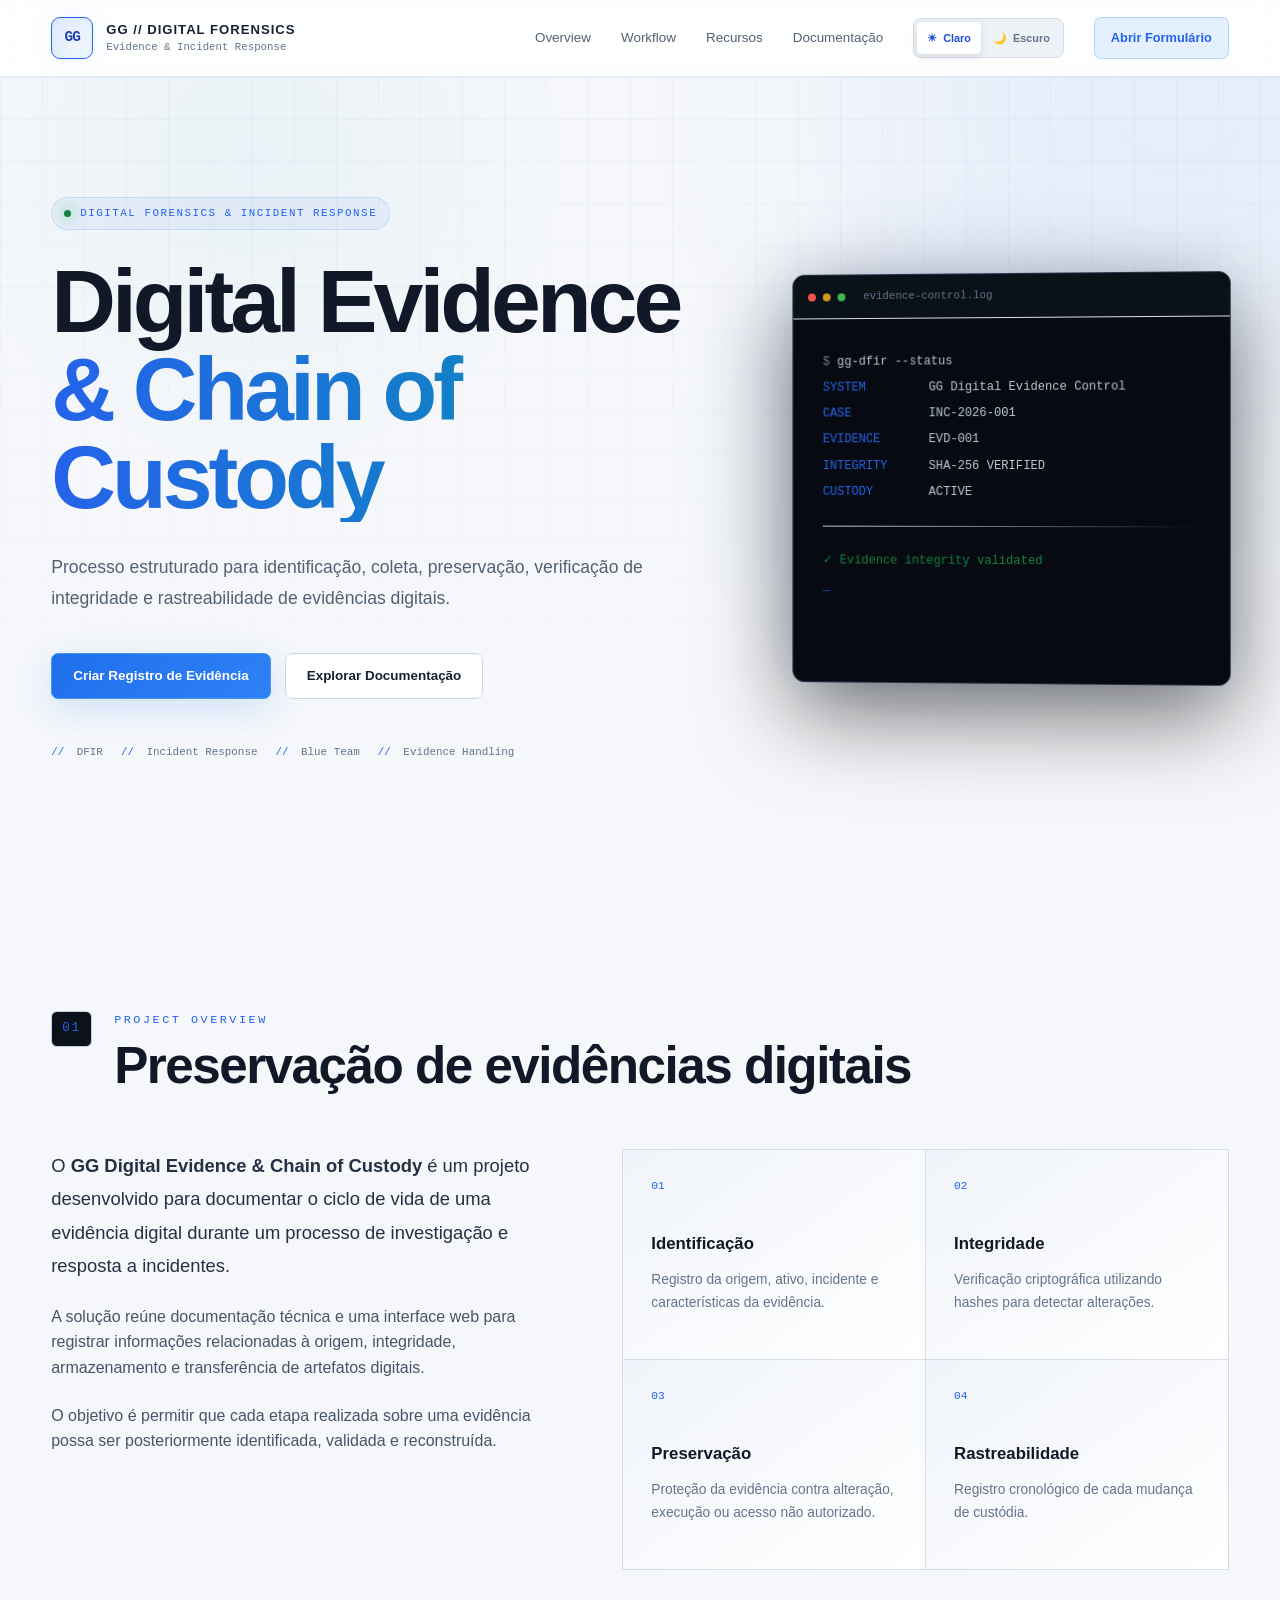
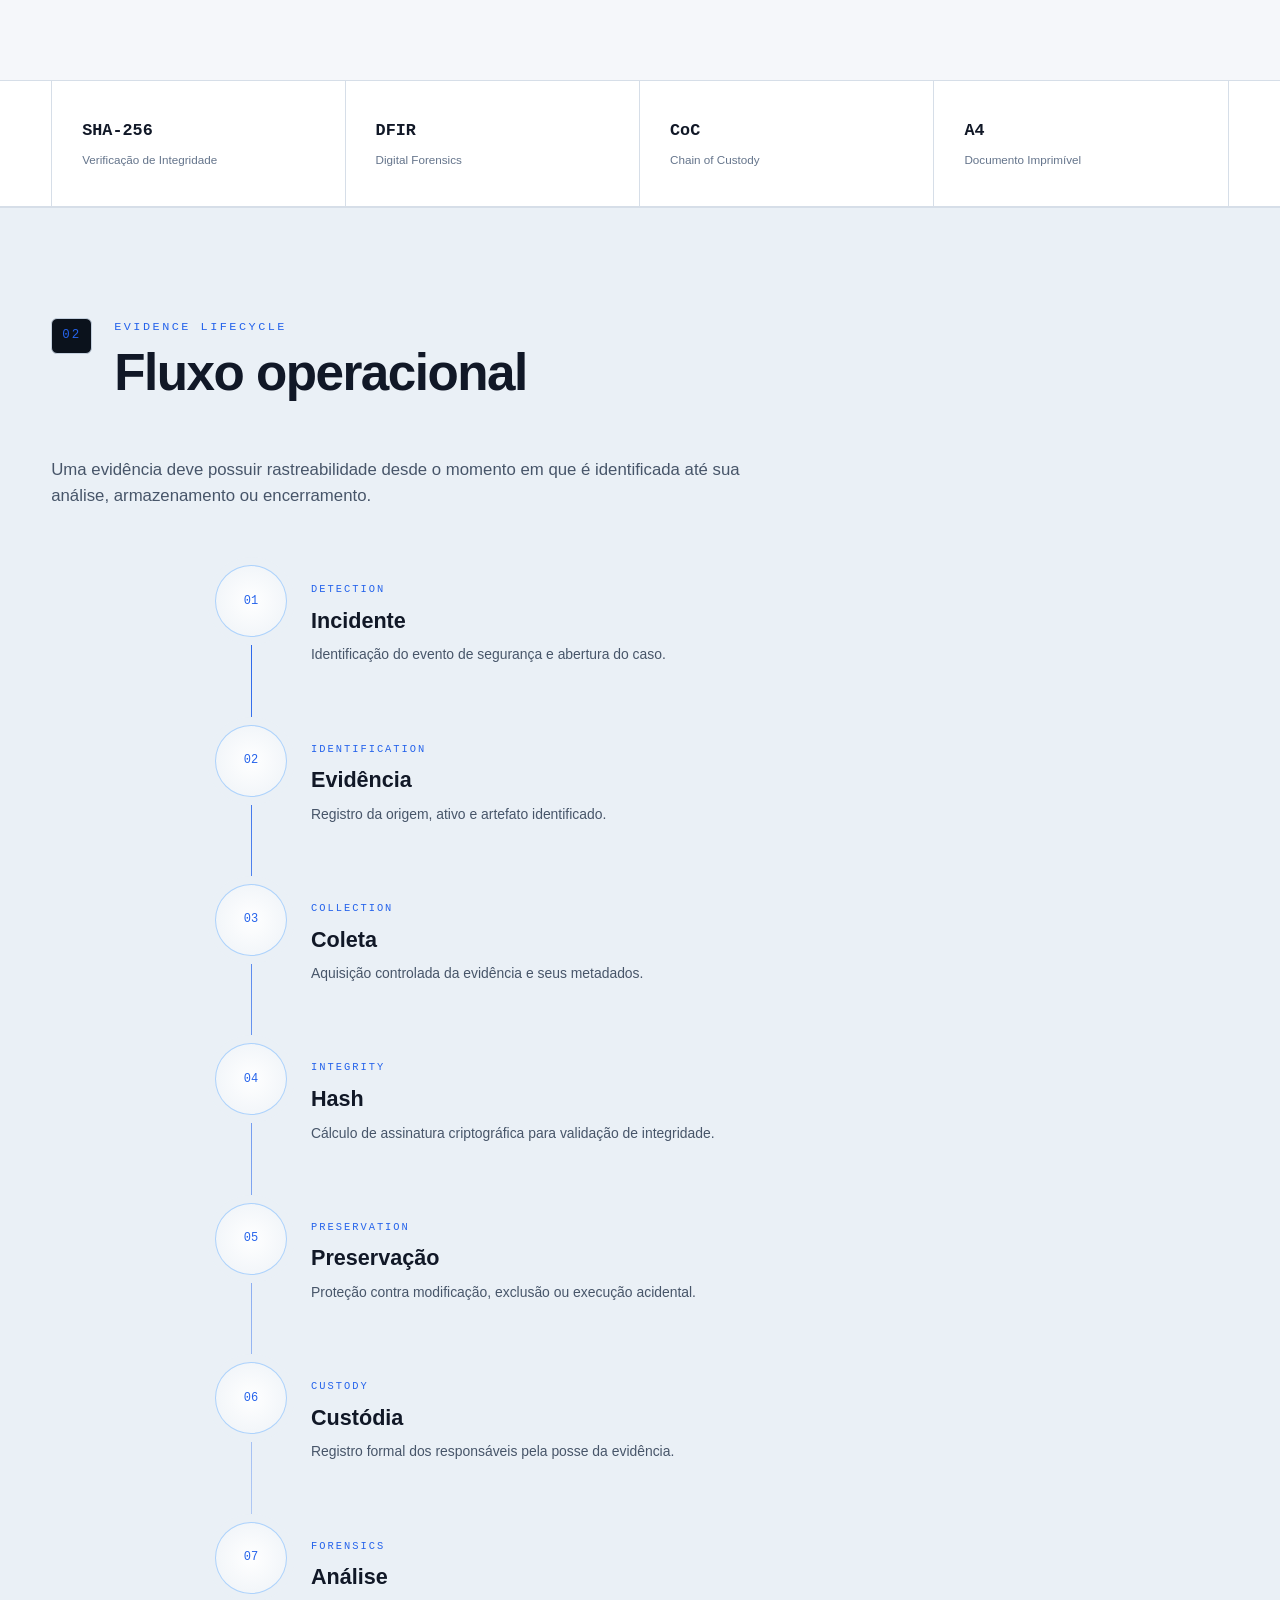
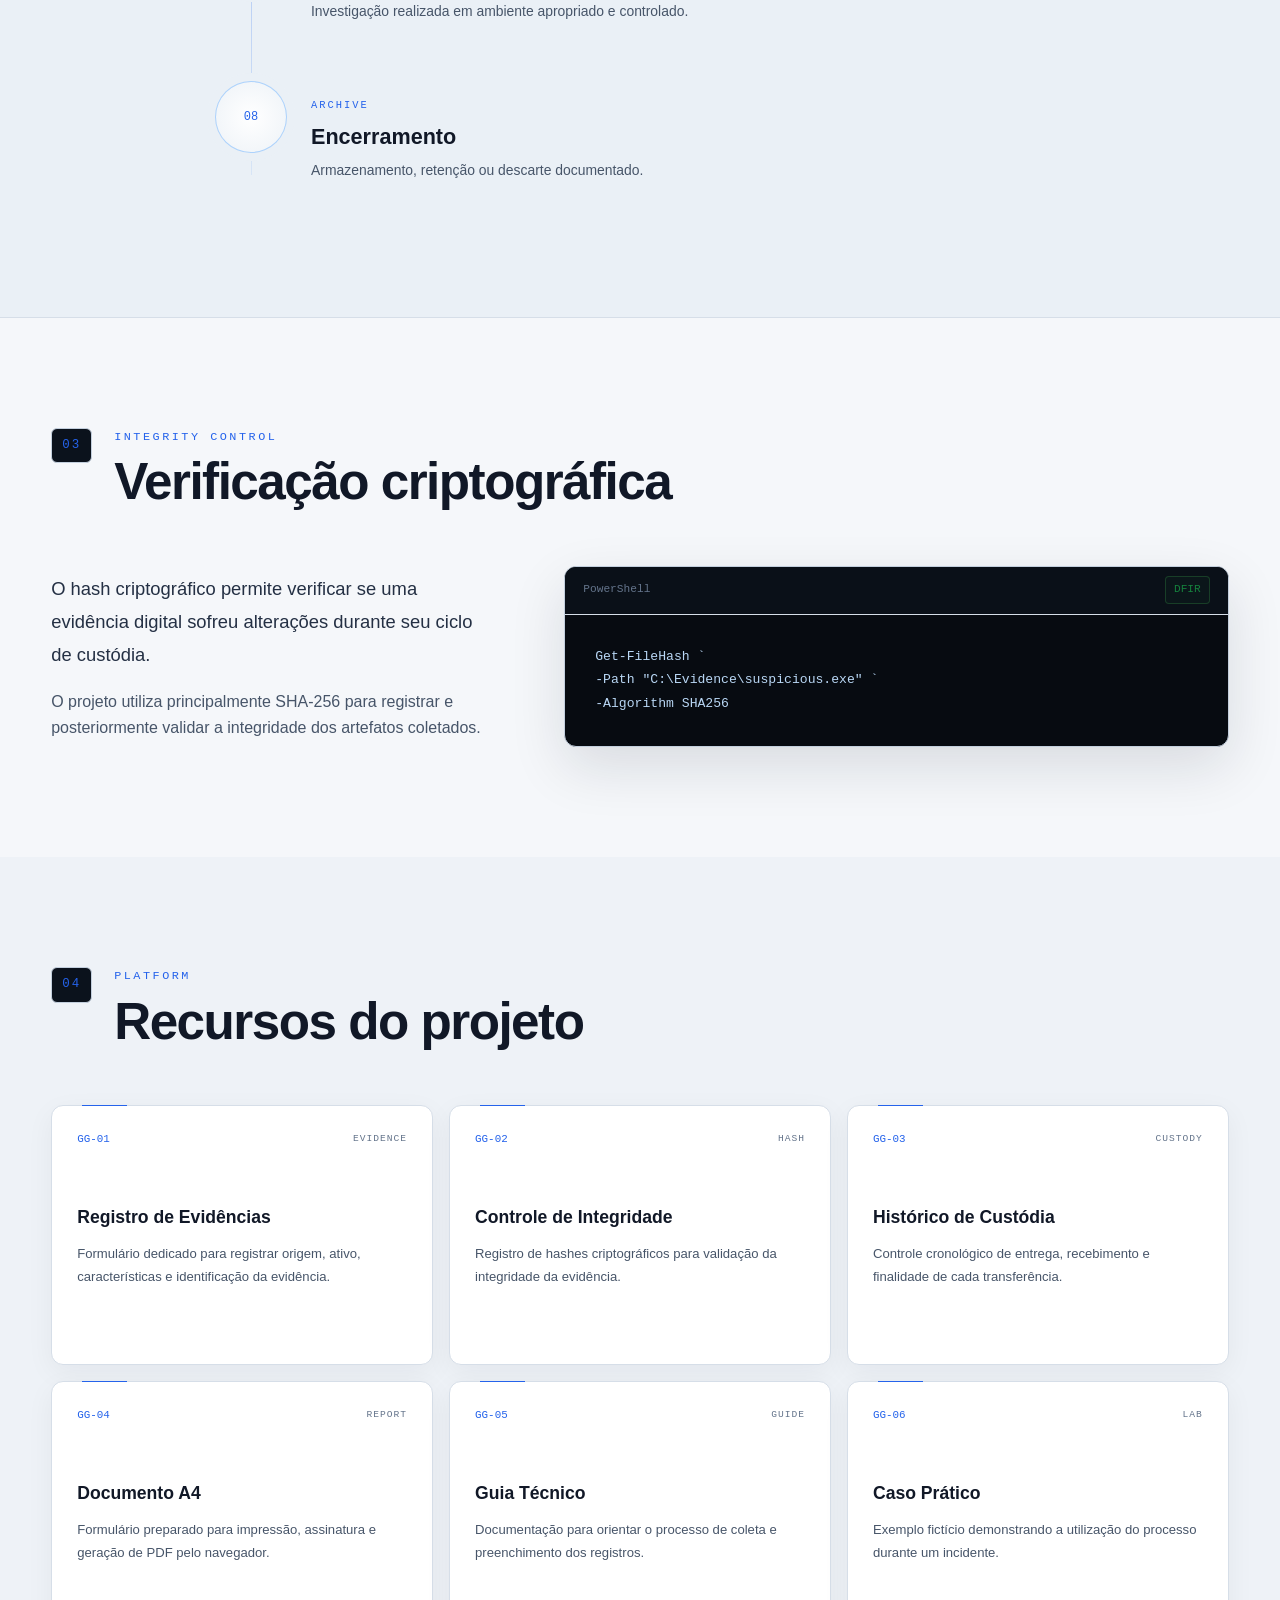
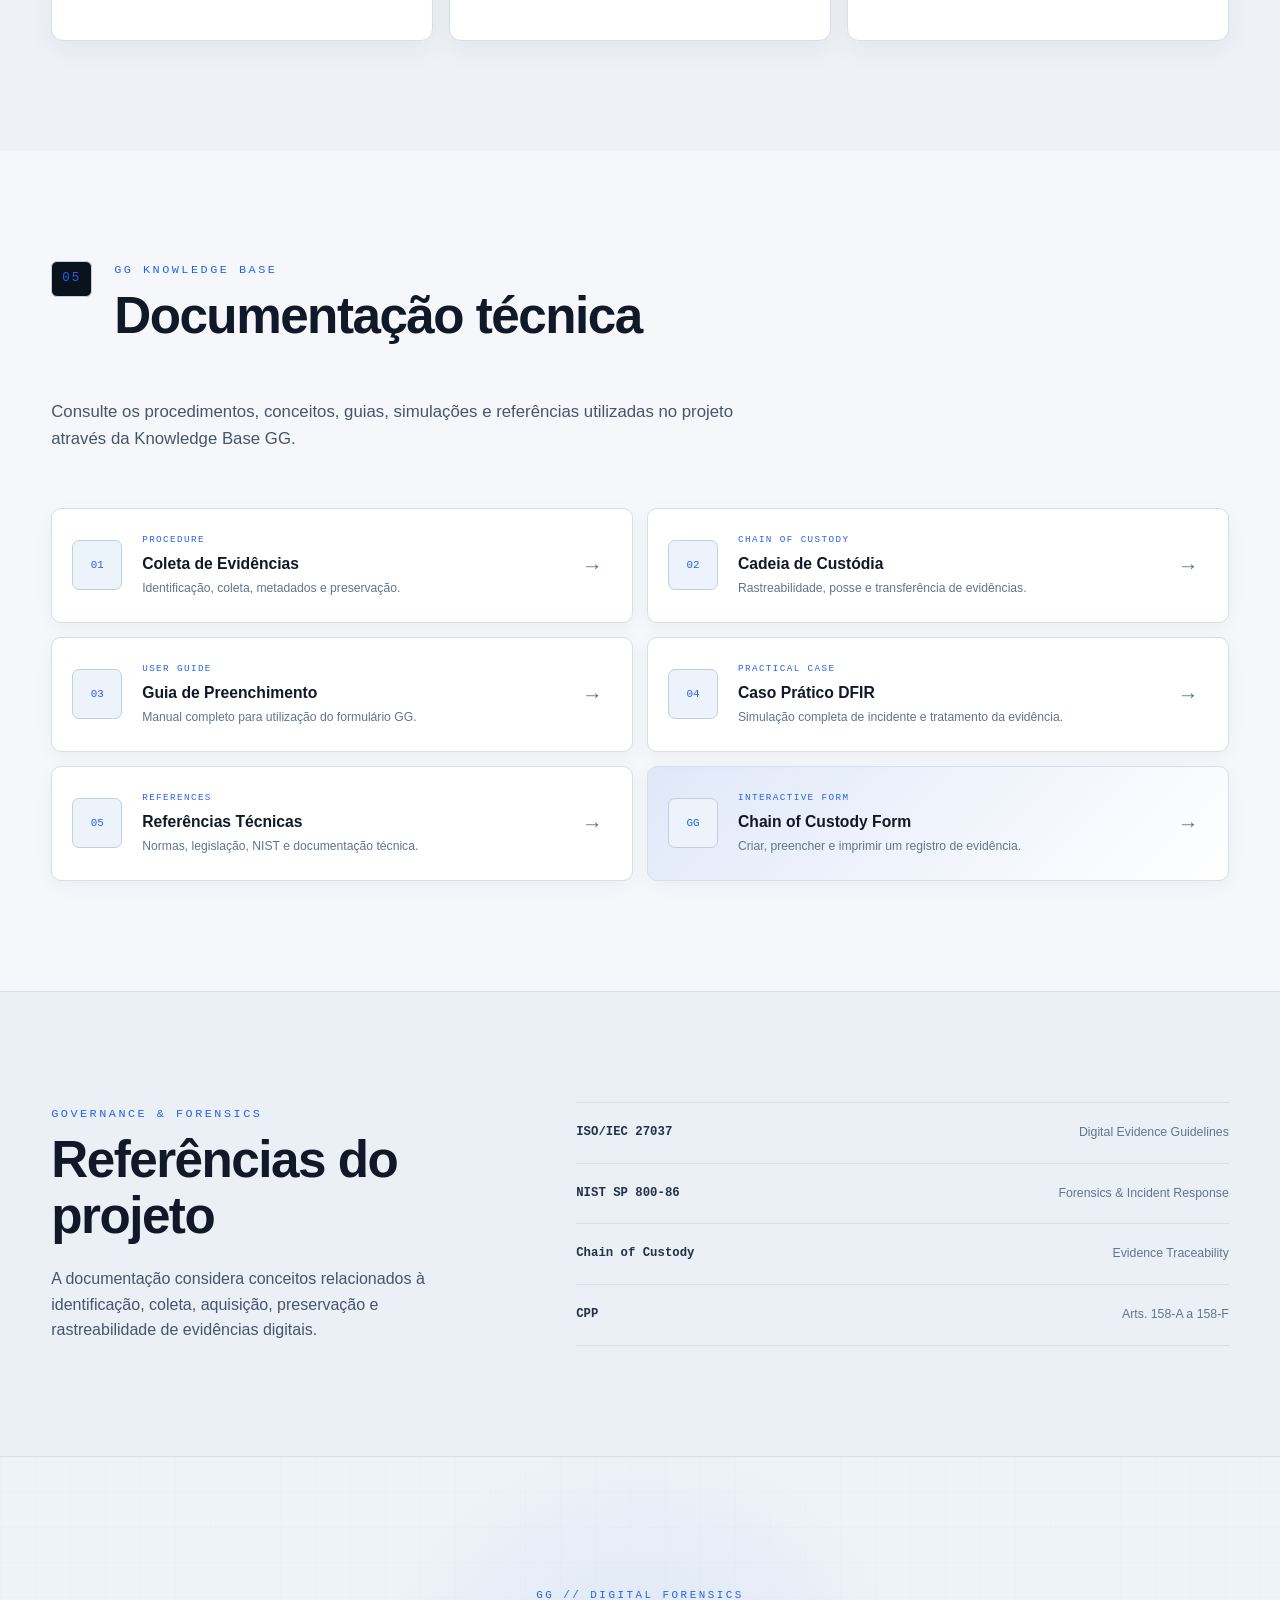
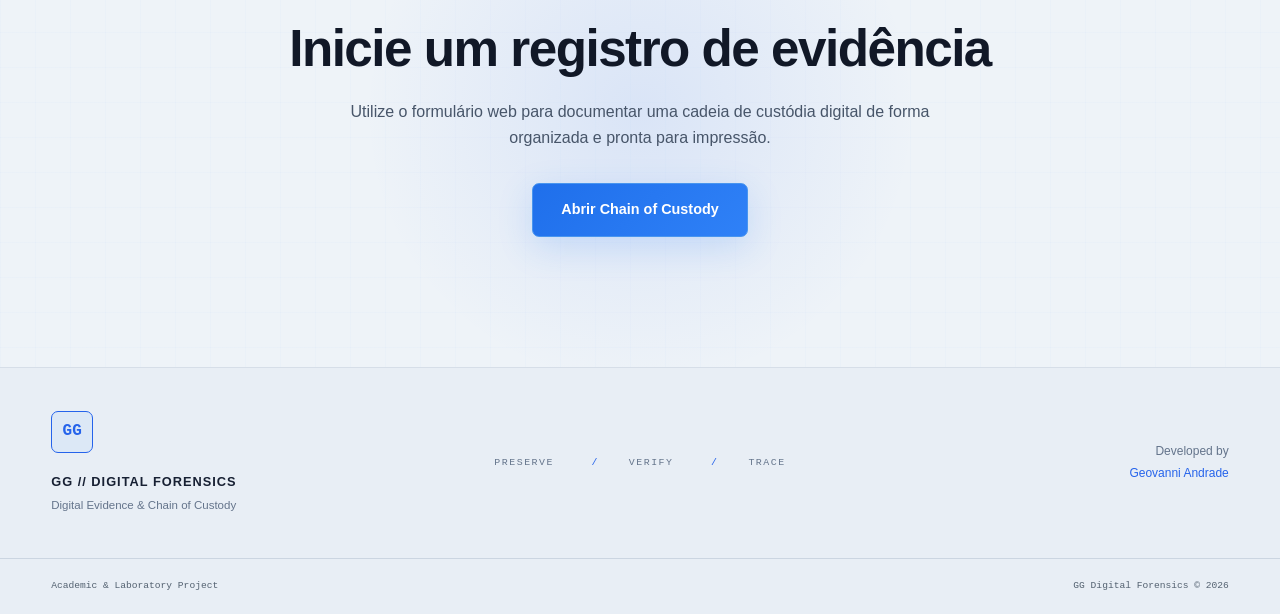
<file: index.html>
<!DOCTYPE html>
<html lang="pt-BR">

<head>

    <meta charset="UTF-8">

    <meta name="viewport"
          content="width=device-width, initial-scale=1.0">

    <meta name="description"
          content="GG Digital Forensics - Digital Evidence & Chain of Custody. Projeto de DFIR, preservação, integridade e rastreabilidade de evidências digitais.">

    <meta name="author"
          content="Geovanni Andrade">

    <title>GG Digital Forensics | Chain of Custody</title>

    <link rel="stylesheet"
          href="assets/css/style.css">

</head>


<body>


<!-- =========================================================
     HEADER
========================================================== -->

<header class="header">

    <div class="container header-content">


        <a href="index.html"
           class="brand">

            <div class="brand-symbol">
                GG
            </div>


            <div class="brand-text">

                <strong>
                    GG // DIGITAL FORENSICS
                </strong>

                <span>
                    Evidence & Incident Response
                </span>

            </div>

        </a>



        <nav class="navigation">

            <a href="#overview">
                Overview
            </a>

            <a href="#workflow">
                Workflow
            </a>

            <a href="#features">
                Recursos
            </a>

            <a href="#documentation">
    Documentação
</a>

<div class="theme-switch"
     aria-label="Selecionar tema">

    <button
        type="button"
        class="theme-option"
        data-theme-option="light"
        title="Modo claro"
    >
        ☀
        <span>Claro</span>
    </button>

    <button
        type="button"
        class="theme-option"
        data-theme-option="dark"
        title="Modo escuro"
    >
        🌙
        <span>Escuro</span>
    </button>

</div>

<a href="templates/chain-of-custody.html"
   class="nav-button">
    Abrir Formulário
</a>

        </nav>

    </div>

</header>



<main>


<!-- =========================================================
     HERO
========================================================== -->

<section class="hero">

    <div class="hero-grid"></div>


    <div class="container hero-content">


        <div class="hero-left">


            <div class="classification">

                <span class="classification-dot"></span>

                DIGITAL FORENSICS & INCIDENT RESPONSE

            </div>


            <h1>

                Digital Evidence

                <span>
                    & Chain of Custody
                </span>

            </h1>


            <p class="hero-description">

                Processo estruturado para identificação, coleta,
                preservação, verificação de integridade e
                rastreabilidade de evidências digitais.

            </p>


            <div class="hero-actions">


                <a href="templates/chain-of-custody.html"
                   class="button button-primary">

                    Criar Registro de Evidência

                </a>


                <a href="docs/?doc=coleta-evidencias"
                   class="button button-secondary">

                    Explorar Documentação

                </a>

            </div>



            <div class="hero-tags">

                <span>
                    DFIR
                </span>

                <span>
                    Incident Response
                </span>

                <span>
                    Blue Team
                </span>

                <span>
                    Evidence Handling
                </span>

            </div>


        </div>



        <!-- TERMINAL -->

        <div class="hero-terminal">


            <div class="terminal-header">


                <div class="terminal-dots">

                    <span></span>
                    <span></span>
                    <span></span>

                </div>


                <span>
                    evidence-control.log
                </span>

            </div>



            <div class="terminal-body">


                <p>

                    <span class="terminal-muted">
                        $
                    </span>

                    gg-dfir --status

                </p>


                <p>

                    <span class="terminal-label">
                        SYSTEM
                    </span>

                    GG Digital Evidence Control

                </p>


                <p>

                    <span class="terminal-label">
                        CASE
                    </span>

                    INC-2026-001

                </p>


                <p>

                    <span class="terminal-label">
                        EVIDENCE
                    </span>

                    EVD-001

                </p>


                <p>

                    <span class="terminal-label">
                        INTEGRITY
                    </span>

                    SHA-256 VERIFIED

                </p>


                <p>

                    <span class="terminal-label">
                        CUSTODY
                    </span>

                    ACTIVE

                </p>


                <div class="terminal-divider"></div>


                <p class="terminal-success">

                    ✓ Evidence integrity validated

                </p>


                <p class="terminal-cursor">
                    _
                </p>


            </div>


        </div>


    </div>

</section>



<!-- =========================================================
     OVERVIEW
========================================================== -->

<section class="section"
         id="overview">


    <div class="container">


        <div class="section-heading">


            <span class="section-number">
                01
            </span>


            <div>

                <span class="section-eyebrow">
                    PROJECT OVERVIEW
                </span>

                <h2>
                    Preservação de evidências digitais
                </h2>

            </div>


        </div>



        <div class="overview-grid">


            <div class="overview-content">


                <p class="lead">

                    O <strong>GG Digital Evidence & Chain of Custody</strong>
                    é um projeto desenvolvido para documentar o ciclo de
                    vida de uma evidência digital durante um processo
                    de investigação e resposta a incidentes.

                </p>


                <p>

                    A solução reúne documentação técnica e uma interface
                    web para registrar informações relacionadas à origem,
                    integridade, armazenamento e transferência de
                    artefatos digitais.

                </p>


                <p>

                    O objetivo é permitir que cada etapa realizada sobre
                    uma evidência possa ser posteriormente identificada,
                    validada e reconstruída.

                </p>


            </div>



            <div class="principles-grid">


                <div class="principle-card">

                    <span class="principle-number">
                        01
                    </span>

                    <h3>
                        Identificação
                    </h3>

                    <p>

                        Registro da origem, ativo, incidente e
                        características da evidência.

                    </p>

                </div>



                <div class="principle-card">

                    <span class="principle-number">
                        02
                    </span>

                    <h3>
                        Integridade
                    </h3>

                    <p>

                        Verificação criptográfica utilizando hashes
                        para detectar alterações.

                    </p>

                </div>



                <div class="principle-card">

                    <span class="principle-number">
                        03
                    </span>

                    <h3>
                        Preservação
                    </h3>

                    <p>

                        Proteção da evidência contra alteração,
                        execução ou acesso não autorizado.

                    </p>

                </div>



                <div class="principle-card">

                    <span class="principle-number">
                        04
                    </span>

                    <h3>
                        Rastreabilidade
                    </h3>

                    <p>

                        Registro cronológico de cada mudança
                        de custódia.

                    </p>

                </div>


            </div>


        </div>


    </div>

</section>



<!-- =========================================================
     STATS
========================================================== -->

<section class="stats">


    <div class="container stats-grid">


        <div class="stat-item">

            <strong>
                SHA-256
            </strong>

            <span>
                Verificação de Integridade
            </span>

        </div>


        <div class="stat-item">

            <strong>
                DFIR
            </strong>

            <span>
                Digital Forensics
            </span>

        </div>


        <div class="stat-item">

            <strong>
                CoC
            </strong>

            <span>
                Chain of Custody
            </span>

        </div>


        <div class="stat-item">

            <strong>
                A4
            </strong>

            <span>
                Documento Imprimível
            </span>

        </div>


    </div>


</section>



<!-- =========================================================
     WORKFLOW
========================================================== -->

<section class="section section-dark"
         id="workflow">


    <div class="container">


        <div class="section-heading">


            <span class="section-number">
                02
            </span>


            <div>

                <span class="section-eyebrow">
                    EVIDENCE LIFECYCLE
                </span>

                <h2>
                    Fluxo operacional
                </h2>

            </div>


        </div>



        <p class="section-intro">

            Uma evidência deve possuir rastreabilidade desde o momento
            em que é identificada até sua análise, armazenamento ou
            encerramento.

        </p>



        <div class="workflow">


            <!-- 01 -->

            <div class="workflow-item">

                <div class="workflow-icon">
                    01
                </div>

                <div class="workflow-content">

                    <span>
                        DETECTION
                    </span>

                    <h3>
                        Incidente
                    </h3>

                    <p>

                        Identificação do evento de segurança e
                        abertura do caso.

                    </p>

                </div>

            </div>


            <div class="workflow-arrow">
                ↓
            </div>



            <!-- 02 -->

            <div class="workflow-item">

                <div class="workflow-icon">
                    02
                </div>

                <div class="workflow-content">

                    <span>
                        IDENTIFICATION
                    </span>

                    <h3>
                        Evidência
                    </h3>

                    <p>

                        Registro da origem, ativo e artefato
                        identificado.

                    </p>

                </div>

            </div>


            <div class="workflow-arrow">
                ↓
            </div>



            <!-- 03 -->

            <div class="workflow-item">

                <div class="workflow-icon">
                    03
                </div>

                <div class="workflow-content">

                    <span>
                        COLLECTION
                    </span>

                    <h3>
                        Coleta
                    </h3>

                    <p>

                        Aquisição controlada da evidência e
                        seus metadados.

                    </p>

                </div>

            </div>


            <div class="workflow-arrow">
                ↓
            </div>



            <!-- 04 -->

            <div class="workflow-item">

                <div class="workflow-icon">
                    04
                </div>

                <div class="workflow-content">

                    <span>
                        INTEGRITY
                    </span>

                    <h3>
                        Hash
                    </h3>

                    <p>

                        Cálculo de assinatura criptográfica
                        para validação de integridade.

                    </p>

                </div>

            </div>


            <div class="workflow-arrow">
                ↓
            </div>



            <!-- 05 -->

            <div class="workflow-item">

                <div class="workflow-icon">
                    05
                </div>

                <div class="workflow-content">

                    <span>
                        PRESERVATION
                    </span>

                    <h3>
                        Preservação
                    </h3>

                    <p>

                        Proteção contra modificação, exclusão
                        ou execução acidental.

                    </p>

                </div>

            </div>


            <div class="workflow-arrow">
                ↓
            </div>



            <!-- 06 -->

            <div class="workflow-item">

                <div class="workflow-icon">
                    06
                </div>

                <div class="workflow-content">

                    <span>
                        CUSTODY
                    </span>

                    <h3>
                        Custódia
                    </h3>

                    <p>

                        Registro formal dos responsáveis
                        pela posse da evidência.

                    </p>

                </div>

            </div>


            <div class="workflow-arrow">
                ↓
            </div>



            <!-- 07 -->

            <div class="workflow-item">

                <div class="workflow-icon">
                    07
                </div>

                <div class="workflow-content">

                    <span>
                        FORENSICS
                    </span>

                    <h3>
                        Análise
                    </h3>

                    <p>

                        Investigação realizada em ambiente
                        apropriado e controlado.

                    </p>

                </div>

            </div>


            <div class="workflow-arrow">
                ↓
            </div>



            <!-- 08 -->

            <div class="workflow-item">

                <div class="workflow-icon">
                    08
                </div>

                <div class="workflow-content">

                    <span>
                        ARCHIVE
                    </span>

                    <h3>
                        Encerramento
                    </h3>

                    <p>

                        Armazenamento, retenção ou descarte
                        documentado.

                    </p>

                </div>

            </div>


        </div>


    </div>

</section>



<!-- =========================================================
     HASH
========================================================== -->

<section class="section">


    <div class="container">


        <div class="section-heading">


            <span class="section-number">
                03
            </span>


            <div>

                <span class="section-eyebrow">
                    INTEGRITY CONTROL
                </span>

                <h2>
                    Verificação criptográfica
                </h2>

            </div>


        </div>



        <div class="hash-grid">


            <div class="hash-description">


                <p class="lead">

                    O hash criptográfico permite verificar se uma
                    evidência digital sofreu alterações durante
                    seu ciclo de custódia.

                </p>


                <p>

                    O projeto utiliza principalmente SHA-256 para
                    registrar e posteriormente validar a integridade
                    dos artefatos coletados.

                </p>


            </div>



            <div class="code-card">


                <div class="code-header">

                    <span>
                        PowerShell
                    </span>

                    <span class="code-status">
                        DFIR
                    </span>

                </div>


                <pre><code>Get-FileHash `
-Path "C:\Evidence\suspicious.exe" `
-Algorithm SHA256</code></pre>


            </div>


        </div>


    </div>

</section>



<!-- =========================================================
     FEATURES
========================================================== -->

<section class="section section-soft"
         id="features">


    <div class="container">


        <div class="section-heading">


            <span class="section-number">
                04
            </span>


            <div>

                <span class="section-eyebrow">
                    PLATFORM
                </span>

                <h2>
                    Recursos do projeto
                </h2>

            </div>


        </div>



        <div class="feature-grid">


            <article class="feature-card">

                <div class="feature-top">

                    <span class="feature-id">
                        GG-01
                    </span>

                    <span class="feature-type">
                        EVIDENCE
                    </span>

                </div>

                <h3>
                    Registro de Evidências
                </h3>

                <p>

                    Formulário dedicado para registrar origem,
                    ativo, características e identificação
                    da evidência.

                </p>

            </article>



            <article class="feature-card">

                <div class="feature-top">

                    <span class="feature-id">
                        GG-02
                    </span>

                    <span class="feature-type">
                        HASH
                    </span>

                </div>

                <h3>
                    Controle de Integridade
                </h3>

                <p>

                    Registro de hashes criptográficos para
                    validação da integridade da evidência.

                </p>

            </article>



            <article class="feature-card">

                <div class="feature-top">

                    <span class="feature-id">
                        GG-03
                    </span>

                    <span class="feature-type">
                        CUSTODY
                    </span>

                </div>

                <h3>
                    Histórico de Custódia
                </h3>

                <p>

                    Controle cronológico de entrega,
                    recebimento e finalidade de cada
                    transferência.

                </p>

            </article>



            <article class="feature-card">

                <div class="feature-top">

                    <span class="feature-id">
                        GG-04
                    </span>

                    <span class="feature-type">
                        REPORT
                    </span>

                </div>

                <h3>
                    Documento A4
                </h3>

                <p>

                    Formulário preparado para impressão,
                    assinatura e geração de PDF pelo navegador.

                </p>

            </article>



            <article class="feature-card">

                <div class="feature-top">

                    <span class="feature-id">
                        GG-05
                    </span>

                    <span class="feature-type">
                        GUIDE
                    </span>

                </div>

                <h3>
                    Guia Técnico
                </h3>

                <p>

                    Documentação para orientar o processo
                    de coleta e preenchimento dos registros.

                </p>

            </article>



            <article class="feature-card">

                <div class="feature-top">

                    <span class="feature-id">
                        GG-06
                    </span>

                    <span class="feature-type">
                        LAB
                    </span>

                </div>

                <h3>
                    Caso Prático
                </h3>

                <p>

                    Exemplo fictício demonstrando a utilização
                    do processo durante um incidente.

                </p>

            </article>


        </div>


    </div>

</section>



<!-- =========================================================
     DOCUMENTATION / KNOWLEDGE BASE
========================================================== -->

<section class="section"
         id="documentation">


    <div class="container">


        <div class="section-heading">


            <span class="section-number">
                05
            </span>


            <div>

                <span class="section-eyebrow">
                    GG KNOWLEDGE BASE
                </span>

                <h2>
                    Documentação técnica
                </h2>

            </div>


        </div>



        <p class="section-intro">

            Consulte os procedimentos, conceitos, guias,
            simulações e referências utilizadas no projeto
            através da Knowledge Base GG.

        </p>



        <div class="documents-grid">


            <!-- COLETA -->

            <a href="docs/?doc=coleta-evidencias"
               class="document-card">


                <span class="document-icon">
                    01
                </span>


                <div>

                    <small>
                        PROCEDURE
                    </small>

                    <h3>
                        Coleta de Evidências
                    </h3>

                    <p>
                        Identificação, coleta, metadados e preservação.
                    </p>

                </div>


                <span class="document-arrow">
                    →
                </span>


            </a>



            <!-- CUSTÓDIA -->

            <a href="docs/?doc=cadeia-de-custodia"
               class="document-card">


                <span class="document-icon">
                    02
                </span>


                <div>

                    <small>
                        CHAIN OF CUSTODY
                    </small>

                    <h3>
                        Cadeia de Custódia
                    </h3>

                    <p>
                        Rastreabilidade, posse e transferência de evidências.
                    </p>

                </div>


                <span class="document-arrow">
                    →
                </span>


            </a>



            <!-- GUIA -->

            <a href="docs/?doc=guia-preenchimento"
               class="document-card">


                <span class="document-icon">
                    03
                </span>


                <div>

                    <small>
                        USER GUIDE
                    </small>

                    <h3>
                        Guia de Preenchimento
                    </h3>

                    <p>
                        Manual completo para utilização do formulário GG.
                    </p>

                </div>


                <span class="document-arrow">
                    →
                </span>


            </a>



            <!-- CASO -->

            <a href="docs/?doc=exemplo-caso"
               class="document-card">


                <span class="document-icon">
                    04
                </span>


                <div>

                    <small>
                        PRACTICAL CASE
                    </small>

                    <h3>
                        Caso Prático DFIR
                    </h3>

                    <p>
                        Simulação completa de incidente e tratamento da evidência.
                    </p>

                </div>


                <span class="document-arrow">
                    →
                </span>


            </a>



            <!-- REFERÊNCIAS -->

            <a href="docs/?doc=referencias"
               class="document-card">


                <span class="document-icon">
                    05
                </span>


                <div>

                    <small>
                        REFERENCES
                    </small>

                    <h3>
                        Referências Técnicas
                    </h3>

                    <p>
                        Normas, legislação, NIST e documentação técnica.
                    </p>

                </div>


                <span class="document-arrow">
                    →
                </span>


            </a>



            <!-- FORM -->

            <a href="templates/chain-of-custody.html"
               class="document-card highlighted">


                <span class="document-icon">
                    GG
                </span>


                <div>

                    <small>
                        INTERACTIVE FORM
                    </small>

                    <h3>
                        Chain of Custody Form
                    </h3>

                    <p>
                        Criar, preencher e imprimir um registro de evidência.
                    </p>

                </div>


                <span class="document-arrow">
                    →
                </span>


            </a>


        </div>


    </div>

</section>



<!-- =========================================================
     STANDARDS
========================================================== -->

<section class="section section-dark">


    <div class="container">


        <div class="standards">


            <div>


                <span class="section-eyebrow">
                    GOVERNANCE & FORENSICS
                </span>


                <h2>
                    Referências do projeto
                </h2>


                <p>

                    A documentação considera conceitos relacionados
                    à identificação, coleta, aquisição, preservação
                    e rastreabilidade de evidências digitais.

                </p>


            </div>



            <div class="standards-list">


                <div>

                    <strong>
                        ISO/IEC 27037
                    </strong>

                    <span>
                        Digital Evidence Guidelines
                    </span>

                </div>


                <div>

                    <strong>
                        NIST SP 800-86
                    </strong>

                    <span>
                        Forensics & Incident Response
                    </span>

                </div>


                <div>

                    <strong>
                        Chain of Custody
                    </strong>

                    <span>
                        Evidence Traceability
                    </span>

                </div>


                <div>

                    <strong>
                        CPP
                    </strong>

                    <span>
                        Arts. 158-A a 158-F
                    </span>

                </div>


            </div>


        </div>


    </div>

</section>



<!-- =========================================================
     CTA
========================================================== -->

<section class="cta">


    <div class="container cta-content">


        <span class="cta-label">
            GG // DIGITAL FORENSICS
        </span>


        <h2>
            Inicie um registro de evidência
        </h2>


        <p>

            Utilize o formulário web para documentar
            uma cadeia de custódia digital de forma
            organizada e pronta para impressão.

        </p>


        <a href="templates/chain-of-custody.html"
           class="button button-primary button-large">

            Abrir Chain of Custody

        </a>


    </div>


</section>


</main>



<!-- =========================================================
     FOOTER
========================================================== -->

<footer class="footer">


    <div class="container footer-content">


        <div>


            <div class="footer-logo">
                GG
            </div>


            <strong>
                GG // DIGITAL FORENSICS
            </strong>


            <p>
                Digital Evidence & Chain of Custody
            </p>


        </div>



        <div class="footer-middle">


            <span>
                PRESERVE
            </span>


            <span>
                VERIFY
            </span>


            <span>
                TRACE
            </span>


        </div>



        <div class="footer-author">


            <span>
                Developed by
            </span>


            <a href="https://github.com/geovanniandrade"
               target="_blank"
               rel="noopener noreferrer">

                Geovanni Andrade

            </a>


        </div>


    </div>



    <div class="footer-bottom">


        <div class="container">


            <span>
                Academic & Laboratory Project
            </span>


            <span>
                GG Digital Forensics © 2026
            </span>


        </div>


    </div>


</footer>



<script src="assets/js/app.js"></script>


</body>

</html>
</file>
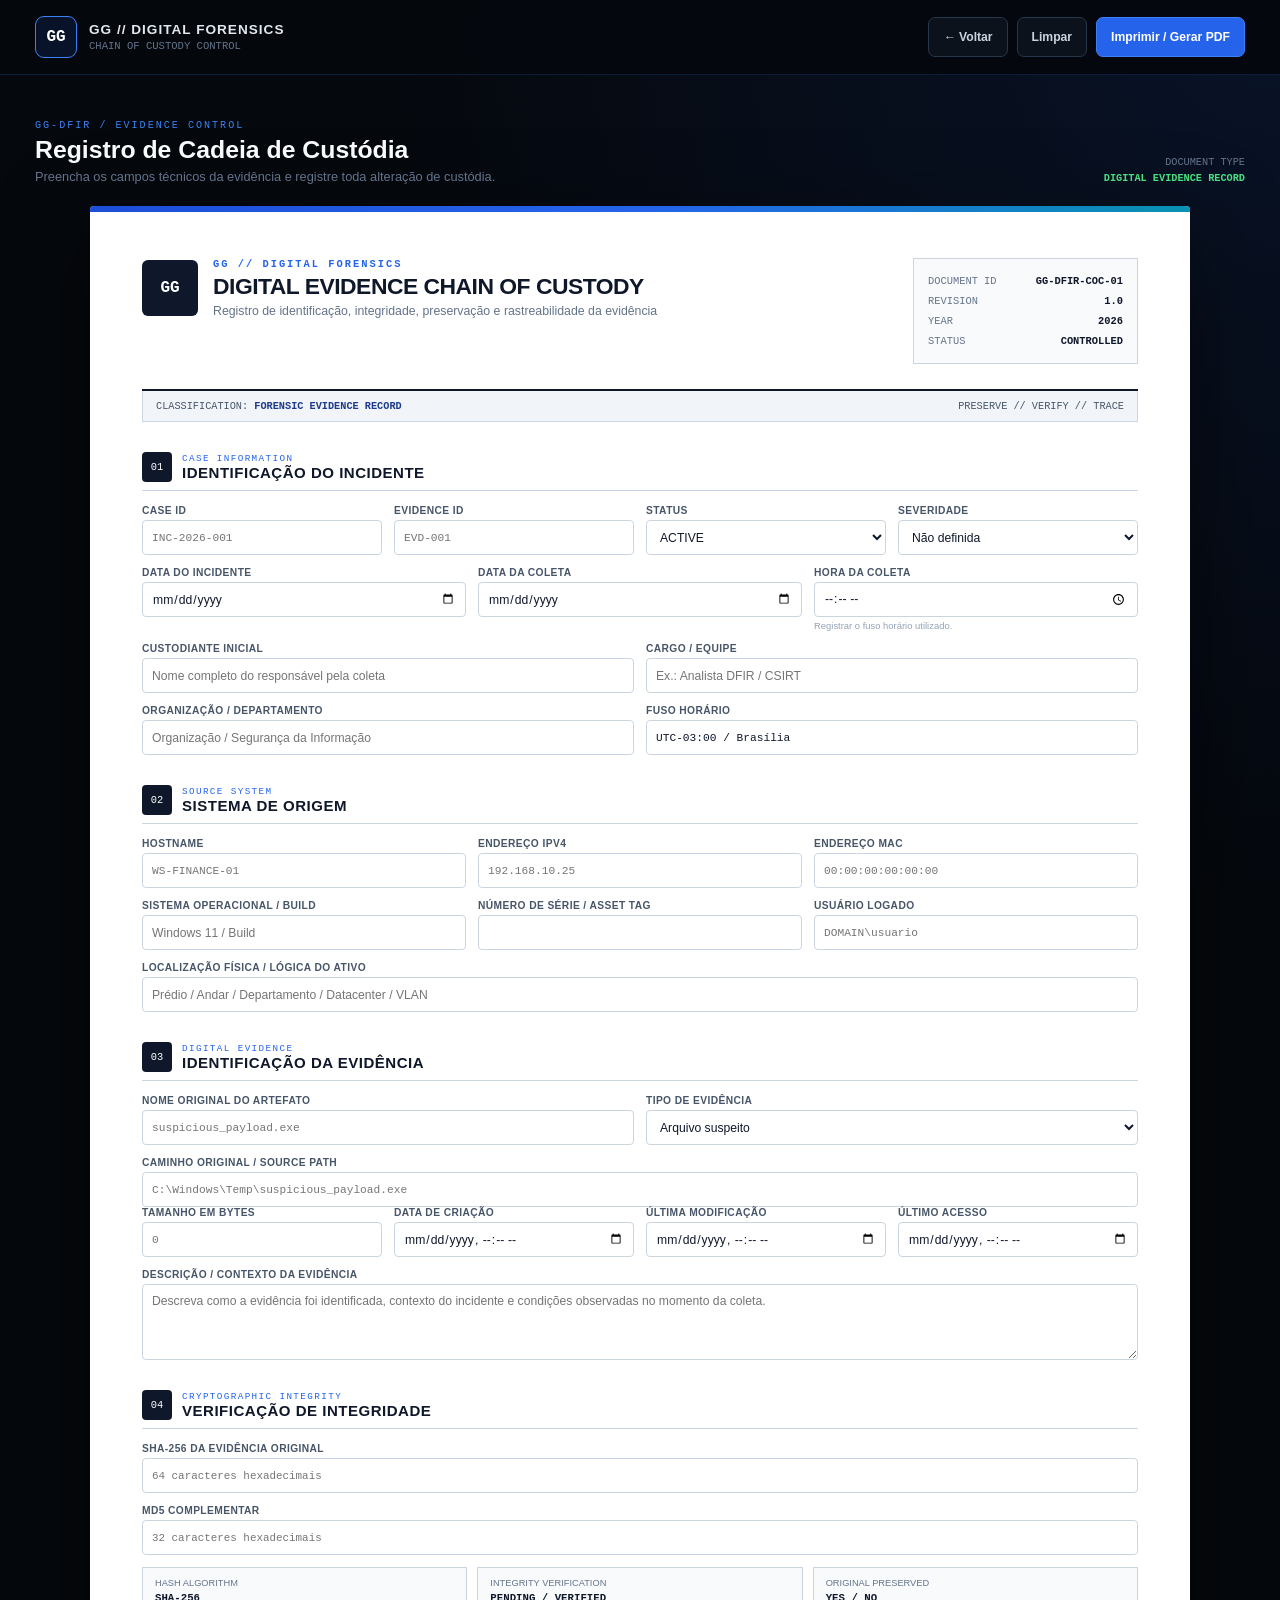
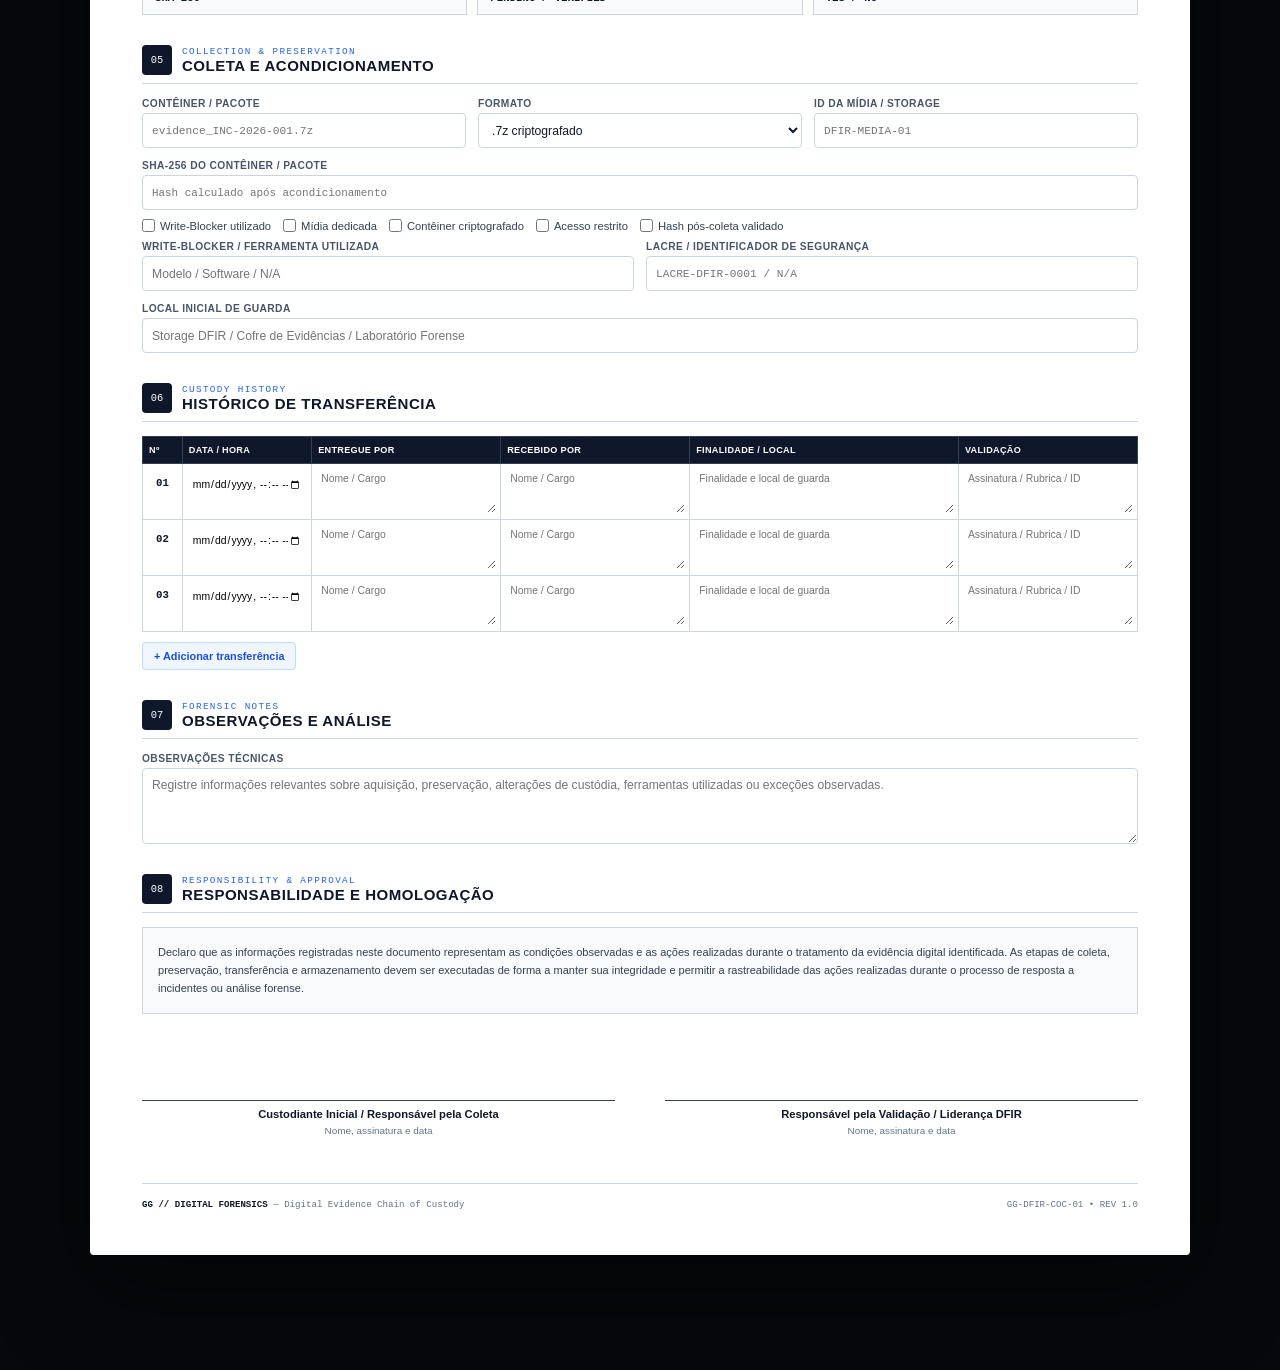
<file: templates/chain-of-custody.html>
<!DOCTYPE html>
<html lang="pt-BR">

<head>
    <meta charset="UTF-8">

    <meta name="viewport" content="width=device-width, initial-scale=1.0">

    <meta name="description"
          content="GG Digital Forensics - Formulário de Cadeia de Custódia de Evidências Digitais">

    <meta name="author"
          content="Geovanni Andrade">

    <title>GG DFIR | Chain of Custody Record</title>

    <style>

        /* =========================================================
           GG // DIGITAL FORENSICS
           CHAIN OF CUSTODY RECORD
           ========================================================= */

        :root {
            --bg: #05080d;
            --panel: #0b1119;

            --blue: #2563eb;
            --blue-light: #3b82f6;
            --cyan: #0891b2;

            --text: #0f172a;
            --muted: #64748b;

            --border: #cbd5e1;
            --border-dark: #334155;

            --paper: #ffffff;
            --paper-soft: #f8fafc;

            --success: #15803d;
            --danger: #b91c1c;

            --font:
                "Segoe UI",
                Arial,
                Helvetica,
                sans-serif;

            --mono:
                Consolas,
                "Courier New",
                monospace;
        }


        * {
            margin: 0;
            padding: 0;
            box-sizing: border-box;
        }


        html {
            scroll-behavior: smooth;
        }


        body {
            background:
                radial-gradient(
                    circle at top right,
                    rgba(37, 99, 235, 0.12),
                    transparent 28%
                ),
                var(--bg);

            font-family: var(--font);

            color: #e2e8f0;

            min-height: 100vh;

            padding-bottom: 70px;
        }


        button,
        input,
        textarea,
        select {
            font-family: inherit;
        }


        /* =========================================================
           TOP BAR
           ========================================================= */

        .app-header {
            position: sticky;

            top: 0;

            z-index: 100;

            width: 100%;

            background:
                rgba(5, 8, 13, 0.94);

            border-bottom:
                1px solid rgba(59, 130, 246, 0.18);

            backdrop-filter: blur(15px);
        }


        .app-header-inner {
            max-width: 1250px;

            min-height: 74px;

            margin: auto;

            padding: 12px 20px;

            display: flex;

            justify-content: space-between;

            align-items: center;

            gap: 20px;
        }


        .brand {
            display: flex;

            align-items: center;

            gap: 12px;
        }


        .brand-symbol {
            width: 42px;

            height: 42px;

            display: flex;

            align-items: center;

            justify-content: center;

            border-radius: 9px;

            border: 1px solid var(--blue-light);

            color: white;

            font-family: var(--mono);

            font-weight: 800;

            background:
                rgba(37, 99, 235, 0.12);
        }


        .brand-copy {
            display: flex;

            flex-direction: column;
        }


        .brand-copy strong {
            font-size: 0.85rem;

            letter-spacing: 1px;
        }


        .brand-copy span {
            color: #64748b;

            font-family: var(--mono);

            font-size: 0.66rem;

            margin-top: 3px;
        }


        .toolbar {
            display: flex;

            gap: 9px;

            align-items: center;

            flex-wrap: wrap;
        }


        .toolbar a,
        .toolbar button {
            min-height: 40px;

            display: inline-flex;

            justify-content: center;

            align-items: center;

            border-radius: 7px;

            border:
                1px solid #26374b;

            background:
                #0b121b;

            color:
                #cbd5e1;

            padding:
                0 14px;

            font-size:
                0.76rem;

            font-weight:
                700;

            cursor:
                pointer;

            text-decoration:
                none;

            transition:
                0.2s ease;
        }


        .toolbar a:hover,
        .toolbar button:hover {
            border-color:
                var(--blue-light);

            color:
                #ffffff;
        }


        .toolbar .primary {
            background:
                var(--blue);

            border-color:
                var(--blue-light);

            color:
                white;
        }


        .toolbar .danger:hover {
            border-color:
                #ef4444;

            color:
                #fca5a5;
        }


        /* =========================================================
           PAGE WRAPPER
           ========================================================= */

        .workspace {
            max-width:
                1250px;

            margin:
                45px auto;

            padding:
                0 20px;
        }


        .workspace-info {
            margin-bottom:
                22px;

            display:
                flex;

            justify-content:
                space-between;

            align-items:
                flex-end;

            gap:
                20px;
        }


        .workspace-info small {
            display:
                block;

            color:
                var(--blue-light);

            font-family:
                var(--mono);

            letter-spacing:
                2px;

            font-size:
                0.63rem;

            margin-bottom:
                5px;
        }


        .workspace-info h1 {
            font-size:
                1.55rem;

            color:
                #f8fafc;

            font-weight:
                650;
        }


        .workspace-info p {
            margin-top:
                5px;

            color:
                #64748b;

            font-size:
                0.8rem;
        }


        .status-box {
            text-align:
                right;

            font-family:
                var(--mono);

            font-size:
                0.64rem;

            color:
                #64748b;
        }


        .status-box strong {
            display:
                block;

            margin-top:
                4px;

            color:
                #4ade80;
        }


        /* =========================================================
           DOCUMENT
           ========================================================= */

        .document {
            width:
                100%;

            max-width:
                1100px;

            margin:
                auto;

            background:
                var(--paper);

            color:
                var(--text);

            box-shadow:
                0 30px 90px rgba(0, 0, 0, 0.55);

            border-radius:
                4px;

            overflow:
                hidden;
        }


        .document-top-line {
            height:
                6px;

            background:
                linear-gradient(
                    90deg,
                    #1d4ed8,
                    #2563eb,
                    #0891b2
                );
        }


        .document-inner {
            padding:
                46px 52px 45px;
        }


        /* =========================================================
           DOCUMENT HEADER
           ========================================================= */

        .document-header {
            display:
                grid;

            grid-template-columns:
                1fr auto;

            gap:
                30px;

            align-items:
                start;

            padding-bottom:
                25px;

            border-bottom:
                2px solid #0f172a;
        }


        .document-brand {
            display:
                flex;

            gap:
                15px;

            align-items:
                center;
        }


        .document-logo {
            width:
                56px;

            height:
                56px;

            display:
                flex;

            justify-content:
                center;

            align-items:
                center;

            background:
                #0f172a;

            color:
                #ffffff;

            font-family:
                var(--mono);

            font-size:
                1rem;

            font-weight:
                800;

            border-radius:
                6px;
        }


        .document-brand-text small {
            display:
                block;

            font-family:
                var(--mono);

            color:
                var(--blue);

            font-weight:
                800;

            letter-spacing:
                2px;

            font-size:
                0.65rem;

            margin-bottom:
                3px;
        }


        .document-brand-text h2 {
            font-size:
                1.43rem;

            text-transform:
                uppercase;

            letter-spacing:
                -0.5px;
        }


        .document-brand-text p {
            color:
                var(--muted);

            margin-top:
                4px;

            font-size:
                0.77rem;
        }


        .document-control {
            min-width:
                225px;

            border:
                1px solid var(--border);

            background:
                var(--paper-soft);

            padding:
                12px 14px;

            font-family:
                var(--mono);
        }


        .control-row {
            display:
                flex;

            justify-content:
                space-between;

            gap:
                15px;

            padding:
                4px 0;

            font-size:
                0.65rem;
        }


        .control-row span:first-child {
            color:
                var(--muted);
        }


        .control-row strong {
            color:
                var(--text);

            text-align:
                right;
        }


        /* =========================================================
           CLASSIFICATION
           ========================================================= */

        .classification-bar {
            display:
                flex;

            justify-content:
                space-between;

            align-items:
                center;

            gap:
                20px;

            background:
                #f1f5f9;

            border:
                1px solid var(--border);

            border-top:
                none;

            padding:
                9px 13px;

            font-family:
                var(--mono);

            font-size:
                0.64rem;

            color:
                #475569;
        }


        .classification-bar strong {
            color:
                #1e3a8a;
        }


        /* =========================================================
           SECTION
           ========================================================= */

        .doc-section {
            margin-top:
                30px;

            break-inside:
                avoid;
        }


        .section-title {
            display:
                flex;

            align-items:
                center;

            gap:
                10px;

            padding-bottom:
                8px;

            margin-bottom:
                14px;

            border-bottom:
                1px solid var(--border);
        }


        .section-index {
            min-width:
                30px;

            height:
                30px;

            display:
                inline-flex;

            justify-content:
                center;

            align-items:
                center;

            border-radius:
                4px;

            background:
                #0f172a;

            color:
                white;

            font-family:
                var(--mono);

            font-size:
                0.65rem;
        }


        .section-title div small {
            display:
                block;

            color:
                var(--blue);

            font-family:
                var(--mono);

            font-size:
                0.58rem;

            letter-spacing:
                1.4px;
        }


        .section-title h3 {
            font-size:
                0.94rem;

            text-transform:
                uppercase;

            letter-spacing:
                0.5px;
        }


        /* =========================================================
           FORM
           ========================================================= */

        .grid {
            display:
                grid;

            gap:
                12px;

            margin-bottom:
                12px;
        }


        .grid-2 {
            grid-template-columns:
                repeat(2, 1fr);
        }


        .grid-3 {
            grid-template-columns:
                repeat(3, 1fr);
        }


        .grid-4 {
            grid-template-columns:
                repeat(4, 1fr);
        }


        .field {
            display:
                flex;

            flex-direction:
                column;

            min-width:
                0;
        }


        .field label {
            color:
                #475569;

            font-size:
                0.64rem;

            font-weight:
                750;

            text-transform:
                uppercase;

            letter-spacing:
                0.4px;

            margin-bottom:
                4px;
        }


        .field input,
        .field select,
        .field textarea {
            width:
                100%;

            min-height:
                35px;

            background:
                #ffffff;

            color:
                var(--text);

            border:
                1px solid var(--border);

            border-radius:
                4px;

            padding:
                7px 9px;

            outline:
                none;

            font-size:
                0.76rem;

            transition:
                0.15s ease;
        }


        .field textarea {
            min-height:
                76px;

            resize:
                vertical;

            line-height:
                1.5;
        }


        .field input:focus,
        .field select:focus,
        .field textarea:focus {
            border-color:
                var(--blue);

            box-shadow:
                0 0 0 2px rgba(37, 99, 235, 0.08);
        }


        .mono {
            font-family:
                var(--mono) !important;

            font-size:
                0.7rem !important;
        }


        .hash-field {
            font-family:
                var(--mono) !important;

            font-size:
                0.68rem !important;

            word-break:
                break-all;
        }


        .field-help {
            margin-top:
                3px;

            color:
                #94a3b8;

            font-size:
                0.59rem;
        }


        /* =========================================================
           STATUS
           ========================================================= */

        .integrity-status {
            display:
                grid;

            grid-template-columns:
                1fr 1fr 1fr;

            gap:
                10px;

            margin-top:
                12px;
        }


        .status-card {
            padding:
                10px 12px;

            border:
                1px solid var(--border);

            background:
                var(--paper-soft);

            font-size:
                0.67rem;
        }


        .status-card span {
            display:
                block;

            color:
                var(--muted);

            font-size:
                0.58rem;

            text-transform:
                uppercase;

            margin-bottom:
                3px;
        }


        .status-card strong {
            font-family:
                var(--mono);

            color:
                var(--text);
        }


        /* =========================================================
           CHECKBOXES
           ========================================================= */

        .checks {
            display:
                flex;

            flex-wrap:
                wrap;

            gap:
                12px;

            padding:
                9px 0;
        }


        .checks label {
            display:
                inline-flex;

            align-items:
                center;

            gap:
                5px;

            font-size:
                0.7rem;

            color:
                #334155;

            cursor:
                pointer;
        }


        /* =========================================================
           CUSTODY TABLE
           ========================================================= */

        .custody-wrapper {
            overflow-x:
                auto;
        }


        .custody-table {
            width:
                100%;

            border-collapse:
                collapse;

            table-layout:
                fixed;

            font-size:
                0.67rem;
        }


        .custody-table th {
            padding:
                8px 6px;

            background:
                #0f172a;

            color:
                #ffffff;

            border:
                1px solid #334155;

            font-size:
                0.57rem;

            text-transform:
                uppercase;

            letter-spacing:
                0.3px;

            text-align:
                left;
        }


        .custody-table td {
            min-height:
                48px;

            padding:
                4px;

            border:
                1px solid var(--border);

            vertical-align:
                top;
        }


        .custody-table input,
        .custody-table textarea {
            width:
                100%;

            min-height:
                34px;

            border:
                none;

            outline:
                none;

            padding:
                5px;

            background:
                transparent;

            font-size:
                0.65rem;

            resize:
                vertical;
        }


        .custody-table textarea {
            min-height:
                45px;
        }


        .row-number {
            text-align:
                center;

            font-family:
                var(--mono);

            font-weight:
                bold;

            padding-top:
                13px !important;
        }


        .add-row {
            display:
                inline-flex;

            margin-top:
                10px;

            border:
                1px solid #bfdbfe;

            background:
                #eff6ff;

            color:
                #1d4ed8;

            padding:
                7px 11px;

            border-radius:
                4px;

            cursor:
                pointer;

            font-size:
                0.68rem;

            font-weight:
                700;
        }


        /* =========================================================
           RESPONSIBILITY
           ========================================================= */

        .responsibility-box {
            border:
                1px solid var(--border);

            background:
                #f8fafc;

            padding:
                15px;

            color:
                #334155;

            font-size:
                0.69rem;

            line-height:
                1.65;

            margin-bottom:
                30px;
        }


        .signature-grid {
            display:
                grid;

            grid-template-columns:
                1fr 1fr;

            gap:
                50px;

            margin-top:
                45px;
        }


        .signature {
            text-align:
                center;
        }


        .signature-line {
            height:
                42px;

            border-bottom:
                1px solid #334155;

            margin-bottom:
                7px;
        }


        .signature strong {
            display:
                block;

            font-size:
                0.7rem;
        }


        .signature span {
            color:
                var(--muted);

            font-size:
                0.62rem;
        }


        /* =========================================================
           FOOTER
           ========================================================= */

        .document-footer {
            margin-top:
                45px;

            padding-top:
                15px;

            border-top:
                1px solid var(--border);

            display:
                flex;

            justify-content:
                space-between;

            align-items:
                center;

            color:
                #64748b;

            font-family:
                var(--mono);

            font-size:
                0.57rem;
        }


        .document-footer strong {
            color:
                #0f172a;
        }


        /* =========================================================
           RESPONSIVE
           ========================================================= */

        @media (max-width: 900px) {

            .document-inner {
                padding:
                    32px 28px;
            }


            .document-header {
                grid-template-columns:
                    1fr;
            }


            .document-control {
                min-width:
                    100%;
            }


            .grid-4 {
                grid-template-columns:
                    repeat(2, 1fr);
            }


            .workspace-info {
                align-items:
                    flex-start;

                flex-direction:
                    column;
            }


            .status-box {
                text-align:
                    left;
            }

        }


        @media (max-width: 650px) {

            .app-header-inner {
                align-items:
                    flex-start;

                flex-direction:
                    column;
            }


            .toolbar {
                width:
                    100%;
            }


            .toolbar a,
            .toolbar button {
                flex:
                    1;
            }


            .workspace {
                padding:
                    0 10px;
            }


            .document-inner {
                padding:
                    25px 18px;
            }


            .grid-2,
            .grid-3,
            .grid-4 {
                grid-template-columns:
                    1fr;
            }


            .integrity-status {
                grid-template-columns:
                    1fr;
            }


            .classification-bar {
                align-items:
                    flex-start;

                flex-direction:
                    column;
            }


            .signature-grid {
                grid-template-columns:
                    1fr;

                gap:
                    30px;
            }

        }


        /* =========================================================
           PRINT
           ========================================================= */

        @page {
            size:
                A4;

            margin:
                10mm;
        }


        @media print {

            body {
                background:
                    white !important;

                color:
                    black;

                padding:
                    0;

                margin:
                    0;
            }


            .app-header,
            .workspace-info,
            .add-row {
                display:
                    none !important;
            }


            .workspace {
                width:
                    100%;

                max-width:
                    none;

                margin:
                    0;

                padding:
                    0;
            }


            .document {
                width:
                    100%;

                max-width:
                    none;

                margin:
                    0;

                border:
                    none;

                border-radius:
                    0;

                box-shadow:
                    none;
            }


            .document-inner {
                padding:
                    8mm 9mm;
            }


            .document-top-line {
                height:
                    3px;
            }


            .doc-section {
                margin-top:
                    18px;
            }


            .field input,
            .field select,
            .field textarea {
                border:
                    1px solid #b7c0ca;

                background:
                    white !important;

                color:
                    black !important;

                -webkit-print-color-adjust:
                    exact;

                print-color-adjust:
                    exact;
            }


            .custody-table th,
            .section-index,
            .document-logo {
                -webkit-print-color-adjust:
                    exact;

                print-color-adjust:
                    exact;
            }


            .custody-table input,
            .custody-table textarea {
                color:
                    black !important;
            }


            .document-header,
            .doc-section,
            .responsibility-box,
            .signature-grid {
                break-inside:
                    avoid;
            }

        }

    </style>
</head>


<body>


<!-- =============================================================
     APPLICATION HEADER
     ============================================================= -->

<header class="app-header">

    <div class="app-header-inner">

        <div class="brand">

            <div class="brand-symbol">
                GG
            </div>

            <div class="brand-copy">

                <strong>
                    GG // DIGITAL FORENSICS
                </strong>

                <span>
                    CHAIN OF CUSTODY CONTROL
                </span>

            </div>

        </div>


        <div class="toolbar">

            <a href="../index.html">
                ← Voltar
            </a>

            <button
                type="button"
                onclick="clearForm()"
                class="danger"
            >
                Limpar
            </button>

            <button
                type="button"
                onclick="window.print()"
                class="primary"
            >
                Imprimir / Gerar PDF
            </button>

        </div>

    </div>

</header>



<!-- =============================================================
     WORKSPACE
     ============================================================= -->

<main class="workspace">


    <div class="workspace-info">

        <div>

            <small>
                GG-DFIR / EVIDENCE CONTROL
            </small>

            <h1>
                Registro de Cadeia de Custódia
            </h1>

            <p>
                Preencha os campos técnicos da evidência e registre toda alteração de custódia.
            </p>

        </div>


        <div class="status-box">

            DOCUMENT TYPE

            <strong>
                DIGITAL EVIDENCE RECORD
            </strong>

        </div>

    </div>



    <!-- =========================================================
         DOCUMENT
         ========================================================= -->

    <article class="document">


        <div class="document-top-line"></div>


        <div class="document-inner">


            <!-- =================================================
                 DOCUMENT HEADER
                 ================================================= -->

            <header class="document-header">


                <div class="document-brand">

                    <div class="document-logo">
                        GG
                    </div>


                    <div class="document-brand-text">

                        <small>
                            GG // DIGITAL FORENSICS
                        </small>

                        <h2>
                            Digital Evidence Chain of Custody
                        </h2>

                        <p>
                            Registro de identificação, integridade, preservação e rastreabilidade da evidência
                        </p>

                    </div>

                </div>


                <div class="document-control">

                    <div class="control-row">
                        <span>DOCUMENT ID</span>
                        <strong>GG-DFIR-COC-01</strong>
                    </div>

                    <div class="control-row">
                        <span>REVISION</span>
                        <strong>1.0</strong>
                    </div>

                    <div class="control-row">
                        <span>YEAR</span>
                        <strong>2026</strong>
                    </div>

                    <div class="control-row">
                        <span>STATUS</span>
                        <strong>CONTROLLED</strong>
                    </div>

                </div>

            </header>



            <div class="classification-bar">

                <span>
                    CLASSIFICATION:
                    <strong>FORENSIC EVIDENCE RECORD</strong>
                </span>

                <span>
                    PRESERVE // VERIFY // TRACE
                </span>

            </div>



            <!-- =================================================
                 01 CASE INFORMATION
                 ================================================= -->

            <section class="doc-section">


                <div class="section-title">

                    <span class="section-index">
                        01
                    </span>

                    <div>

                        <small>
                            CASE INFORMATION
                        </small>

                        <h3>
                            Identificação do Incidente
                        </h3>

                    </div>

                </div>



                <div class="grid grid-4">

                    <div class="field">

                        <label>
                            Case ID
                        </label>

                        <input
                            id="case-id"
                            class="mono"
                            type="text"
                            placeholder="INC-2026-001"
                        >

                    </div>


                    <div class="field">

                        <label>
                            Evidence ID
                        </label>

                        <input
                            class="mono"
                            type="text"
                            placeholder="EVD-001"
                        >

                    </div>


                    <div class="field">

                        <label>
                            Status
                        </label>

                        <select>

                            <option>ACTIVE</option>
                            <option>UNDER ANALYSIS</option>
                            <option>ARCHIVED</option>
                            <option>CLOSED</option>

                        </select>

                    </div>


                    <div class="field">

                        <label>
                            Severidade
                        </label>

                        <select>

                            <option>Não definida</option>
                            <option>Baixa</option>
                            <option>Média</option>
                            <option>Alta</option>
                            <option>Crítica</option>

                        </select>

                    </div>

                </div>



                <div class="grid grid-3">

                    <div class="field">

                        <label>
                            Data do Incidente
                        </label>

                        <input
                            type="date"
                        >

                    </div>


                    <div class="field">

                        <label>
                            Data da Coleta
                        </label>

                        <input
                            type="date"
                        >

                    </div>


                    <div class="field">

                        <label>
                            Hora da Coleta
                        </label>

                        <input
                            type="time"
                        >

                        <span class="field-help">
                            Registrar o fuso horário utilizado.
                        </span>

                    </div>

                </div>



                <div class="grid grid-2">

                    <div class="field">

                        <label>
                            Custodiante Inicial
                        </label>

                        <input
                            type="text"
                            placeholder="Nome completo do responsável pela coleta"
                        >

                    </div>


                    <div class="field">

                        <label>
                            Cargo / Equipe
                        </label>

                        <input
                            type="text"
                            placeholder="Ex.: Analista DFIR / CSIRT"
                        >

                    </div>

                </div>



                <div class="grid grid-2">

                    <div class="field">

                        <label>
                            Organização / Departamento
                        </label>

                        <input
                            type="text"
                            placeholder="Organização / Segurança da Informação"
                        >

                    </div>


                    <div class="field">

                        <label>
                            Fuso Horário
                        </label>

                        <input
                            class="mono"
                            type="text"
                            value="UTC-03:00 / Brasília"
                        >

                    </div>

                </div>


            </section>



            <!-- =================================================
                 02 SOURCE SYSTEM
                 ================================================= -->

            <section class="doc-section">


                <div class="section-title">

                    <span class="section-index">
                        02
                    </span>

                    <div>

                        <small>
                            SOURCE SYSTEM
                        </small>

                        <h3>
                            Sistema de Origem
                        </h3>

                    </div>

                </div>



                <div class="grid grid-3">

                    <div class="field">

                        <label>
                            Hostname
                        </label>

                        <input
                            class="mono"
                            type="text"
                            placeholder="WS-FINANCE-01"
                        >

                    </div>


                    <div class="field">

                        <label>
                            Endereço IPv4
                        </label>

                        <input
                            class="mono"
                            type="text"
                            placeholder="192.168.10.25"
                        >

                    </div>


                    <div class="field">

                        <label>
                            Endereço MAC
                        </label>

                        <input
                            class="mono"
                            type="text"
                            placeholder="00:00:00:00:00:00"
                        >

                    </div>

                </div>



                <div class="grid grid-3">

                    <div class="field">

                        <label>
                            Sistema Operacional / Build
                        </label>

                        <input
                            type="text"
                            placeholder="Windows 11 / Build"
                        >

                    </div>


                    <div class="field">

                        <label>
                            Número de Série / Asset Tag
                        </label>

                        <input
                            class="mono"
                            type="text"
                        >

                    </div>


                    <div class="field">

                        <label>
                            Usuário Logado
                        </label>

                        <input
                            class="mono"
                            type="text"
                            placeholder="DOMAIN\usuario"
                        >

                    </div>

                </div>



                <div class="field">

                    <label>
                        Localização Física / Lógica do Ativo
                    </label>

                    <input
                        type="text"
                        placeholder="Prédio / Andar / Departamento / Datacenter / VLAN"
                    >

                </div>


            </section>



            <!-- =================================================
                 03 EVIDENCE
                 ================================================= -->

            <section class="doc-section">


                <div class="section-title">

                    <span class="section-index">
                        03
                    </span>

                    <div>

                        <small>
                            DIGITAL EVIDENCE
                        </small>

                        <h3>
                            Identificação da Evidência
                        </h3>

                    </div>

                </div>



                <div class="grid grid-2">

                    <div class="field">

                        <label>
                            Nome Original do Artefato
                        </label>

                        <input
                            class="mono"
                            type="text"
                            placeholder="suspicious_payload.exe"
                        >

                    </div>


                    <div class="field">

                        <label>
                            Tipo de Evidência
                        </label>

                        <select>

                            <option>Arquivo suspeito</option>
                            <option>Malware</option>
                            <option>Documento</option>
                            <option>Imagem de disco</option>
                            <option>Memória RAM</option>
                            <option>Log</option>
                            <option>E-mail</option>
                            <option>Outro</option>

                        </select>

                    </div>

                </div>



                <div class="field">

                    <label>
                        Caminho Original / Source Path
                    </label>

                    <input
                        class="mono"
                        type="text"
                        placeholder="C:\Windows\Temp\suspicious_payload.exe"
                    >

                </div>



                <div class="grid grid-4">

                    <div class="field">

                        <label>
                            Tamanho em Bytes
                        </label>

                        <input
                            class="mono"
                            type="number"
                            placeholder="0"
                        >

                    </div>


                    <div class="field">

                        <label>
                            Data de Criação
                        </label>

                        <input
                            type="datetime-local"
                        >

                    </div>


                    <div class="field">

                        <label>
                            Última Modificação
                        </label>

                        <input
                            type="datetime-local"
                        >

                    </div>


                    <div class="field">

                        <label>
                            Último Acesso
                        </label>

                        <input
                            type="datetime-local"
                        >

                    </div>

                </div>



                <div class="field">

                    <label>
                        Descrição / Contexto da Evidência
                    </label>

                    <textarea
                        placeholder="Descreva como a evidência foi identificada, contexto do incidente e condições observadas no momento da coleta."
                    ></textarea>

                </div>


            </section>



            <!-- =================================================
                 04 INTEGRITY
                 ================================================= -->

            <section class="doc-section">


                <div class="section-title">

                    <span class="section-index">
                        04
                    </span>

                    <div>

                        <small>
                            CRYPTOGRAPHIC INTEGRITY
                        </small>

                        <h3>
                            Verificação de Integridade
                        </h3>

                    </div>

                </div>



                <div class="field">

                    <label>
                        SHA-256 da Evidência Original
                    </label>

                    <input
                        class="hash-field"
                        type="text"
                        maxlength="64"
                        placeholder="64 caracteres hexadecimais"
                    >

                </div>



                <div
                    class="field"
                    style="margin-top: 12px;"
                >

                    <label>
                        MD5 Complementar
                    </label>

                    <input
                        class="hash-field"
                        type="text"
                        maxlength="32"
                        placeholder="32 caracteres hexadecimais"
                    >

                </div>



                <div class="integrity-status">

                    <div class="status-card">

                        <span>
                            Hash Algorithm
                        </span>

                        <strong>
                            SHA-256
                        </strong>

                    </div>


                    <div class="status-card">

                        <span>
                            Integrity Verification
                        </span>

                        <strong>
                            PENDING / VERIFIED
                        </strong>

                    </div>


                    <div class="status-card">

                        <span>
                            Original Preserved
                        </span>

                        <strong>
                            YES / NO
                        </strong>

                    </div>

                </div>


            </section>



            <!-- =================================================
                 05 COLLECTION
                 ================================================= -->

            <section class="doc-section">


                <div class="section-title">

                    <span class="section-index">
                        05
                    </span>

                    <div>

                        <small>
                            COLLECTION & PRESERVATION
                        </small>

                        <h3>
                            Coleta e Acondicionamento
                        </h3>

                    </div>

                </div>



                <div class="grid grid-3">

                    <div class="field">

                        <label>
                            Contêiner / Pacote
                        </label>

                        <input
                            class="mono"
                            type="text"
                            placeholder="evidence_INC-2026-001.7z"
                        >

                    </div>


                    <div class="field">

                        <label>
                            Formato
                        </label>

                        <select>

                            <option>.7z criptografado</option>
                            <option>.zip criptografado</option>
                            <option>E01</option>
                            <option>RAW / DD</option>
                            <option>Outro</option>

                        </select>

                    </div>


                    <div class="field">

                        <label>
                            ID da Mídia / Storage
                        </label>

                        <input
                            class="mono"
                            type="text"
                            placeholder="DFIR-MEDIA-01"
                        >

                    </div>

                </div>



                <div class="field">

                    <label>
                        SHA-256 do Contêiner / Pacote
                    </label>

                    <input
                        class="hash-field"
                        type="text"
                        maxlength="64"
                        placeholder="Hash calculado após acondicionamento"
                    >

                </div>



                <div class="checks">

                    <label>
                        <input type="checkbox">
                        Write-Blocker utilizado
                    </label>

                    <label>
                        <input type="checkbox">
                        Mídia dedicada
                    </label>

                    <label>
                        <input type="checkbox">
                        Contêiner criptografado
                    </label>

                    <label>
                        <input type="checkbox">
                        Acesso restrito
                    </label>

                    <label>
                        <input type="checkbox">
                        Hash pós-coleta validado
                    </label>

                </div>



                <div class="grid grid-2">

                    <div class="field">

                        <label>
                            Write-Blocker / Ferramenta Utilizada
                        </label>

                        <input
                            type="text"
                            placeholder="Modelo / Software / N/A"
                        >

                    </div>


                    <div class="field">

                        <label>
                            Lacre / Identificador de Segurança
                        </label>

                        <input
                            class="mono"
                            type="text"
                            placeholder="LACRE-DFIR-0001 / N/A"
                        >

                    </div>

                </div>



                <div class="field">

                    <label>
                        Local Inicial de Guarda
                    </label>

                    <input
                        type="text"
                        placeholder="Storage DFIR / Cofre de Evidências / Laboratório Forense"
                    >

                </div>


            </section>



            <!-- =================================================
                 06 CUSTODY HISTORY
                 ================================================= -->

            <section class="doc-section">


                <div class="section-title">

                    <span class="section-index">
                        06
                    </span>

                    <div>

                        <small>
                            CUSTODY HISTORY
                        </small>

                        <h3>
                            Histórico de Transferência
                        </h3>

                    </div>

                </div>



                <div class="custody-wrapper">

                    <table
                        class="custody-table"
                        id="custody-table"
                    >

                        <thead>

                            <tr>

                                <th style="width: 4%;">
                                    Nº
                                </th>

                                <th style="width: 13%;">
                                    Data / Hora
                                </th>

                                <th style="width: 19%;">
                                    Entregue Por
                                </th>

                                <th style="width: 19%;">
                                    Recebido Por
                                </th>

                                <th style="width: 27%;">
                                    Finalidade / Local
                                </th>

                                <th style="width: 18%;">
                                    Validação
                                </th>

                            </tr>

                        </thead>


                        <tbody>

                            <tr>

                                <td class="row-number">
                                    01
                                </td>

                                <td>
                                    <input type="datetime-local">
                                </td>

                                <td>
                                    <textarea placeholder="Nome / Cargo"></textarea>
                                </td>

                                <td>
                                    <textarea placeholder="Nome / Cargo"></textarea>
                                </td>

                                <td>
                                    <textarea placeholder="Finalidade e local de guarda"></textarea>
                                </td>

                                <td>
                                    <textarea placeholder="Assinatura / Rubrica / ID"></textarea>
                                </td>

                            </tr>


                            <tr>

                                <td class="row-number">
                                    02
                                </td>

                                <td>
                                    <input type="datetime-local">
                                </td>

                                <td>
                                    <textarea placeholder="Nome / Cargo"></textarea>
                                </td>

                                <td>
                                    <textarea placeholder="Nome / Cargo"></textarea>
                                </td>

                                <td>
                                    <textarea placeholder="Finalidade e local de guarda"></textarea>
                                </td>

                                <td>
                                    <textarea placeholder="Assinatura / Rubrica / ID"></textarea>
                                </td>

                            </tr>


                            <tr>

                                <td class="row-number">
                                    03
                                </td>

                                <td>
                                    <input type="datetime-local">
                                </td>

                                <td>
                                    <textarea placeholder="Nome / Cargo"></textarea>
                                </td>

                                <td>
                                    <textarea placeholder="Nome / Cargo"></textarea>
                                </td>

                                <td>
                                    <textarea placeholder="Finalidade e local de guarda"></textarea>
                                </td>

                                <td>
                                    <textarea placeholder="Assinatura / Rubrica / ID"></textarea>
                                </td>

                            </tr>

                        </tbody>

                    </table>

                </div>



                <button
                    class="add-row"
                    type="button"
                    onclick="addCustodyRow()"
                >
                    + Adicionar transferência
                </button>


            </section>



            <!-- =================================================
                 07 ANALYSIS
                 ================================================= -->

            <section class="doc-section">


                <div class="section-title">

                    <span class="section-index">
                        07
                    </span>

                    <div>

                        <small>
                            FORENSIC NOTES
                        </small>

                        <h3>
                            Observações e Análise
                        </h3>

                    </div>

                </div>



                <div class="field">

                    <label>
                        Observações Técnicas
                    </label>

                    <textarea
                        placeholder="Registre informações relevantes sobre aquisição, preservação, alterações de custódia, ferramentas utilizadas ou exceções observadas."
                    ></textarea>

                </div>


            </section>



            <!-- =================================================
                 08 RESPONSIBILITY
                 ================================================= -->

            <section class="doc-section">


                <div class="section-title">

                    <span class="section-index">
                        08
                    </span>

                    <div>

                        <small>
                            RESPONSIBILITY & APPROVAL
                        </small>

                        <h3>
                            Responsabilidade e Homologação
                        </h3>

                    </div>

                </div>



                <div class="responsibility-box">

                    Declaro que as informações registradas neste documento representam
                    as condições observadas e as ações realizadas durante o tratamento
                    da evidência digital identificada. As etapas de coleta, preservação,
                    transferência e armazenamento devem ser executadas de forma a
                    manter sua integridade e permitir a rastreabilidade das ações
                    realizadas durante o processo de resposta a incidentes ou análise
                    forense.

                </div>



                <div class="signature-grid">


                    <div class="signature">

                        <div class="signature-line"></div>

                        <strong>
                            Custodiante Inicial / Responsável pela Coleta
                        </strong>

                        <span>
                            Nome, assinatura e data
                        </span>

                    </div>


                    <div class="signature">

                        <div class="signature-line"></div>

                        <strong>
                            Responsável pela Validação / Liderança DFIR
                        </strong>

                        <span>
                            Nome, assinatura e data
                        </span>

                    </div>


                </div>


            </section>



            <!-- =================================================
                 DOCUMENT FOOTER
                 ================================================= -->

            <footer class="document-footer">

                <span>
                    <strong>
                        GG // DIGITAL FORENSICS
                    </strong>
                    — Digital Evidence Chain of Custody
                </span>

                <span>
                    GG-DFIR-COC-01 • REV 1.0
                </span>

            </footer>


        </div>

    </article>

</main>



<!-- =============================================================
     JAVASCRIPT
     ============================================================= -->

<script>

    /* ============================================================
       ADD CUSTODY TRANSFER
       ============================================================ */

    function addCustodyRow() {

        const tbody =
            document.querySelector(
                "#custody-table tbody"
            );


        const count =
            tbody.rows.length + 1;


        const number =
            String(count).padStart(
                2,
                "0"
            );


        const row =
            document.createElement(
                "tr"
            );


        row.innerHTML = `

            <td class="row-number">
                ${number}
            </td>

            <td>
                <input type="datetime-local">
            </td>

            <td>
                <textarea placeholder="Nome / Cargo"></textarea>
            </td>

            <td>
                <textarea placeholder="Nome / Cargo"></textarea>
            </td>

            <td>
                <textarea placeholder="Finalidade e local de guarda"></textarea>
            </td>

            <td>
                <textarea placeholder="Assinatura / Rubrica / ID"></textarea>
            </td>

        `;


        tbody.appendChild(
            row
        );

    }



    /* ============================================================
       CLEAR FORM
       ============================================================ */

    function clearForm() {

        const confirmed =
            confirm(
                "Deseja realmente limpar todos os campos deste registro?"
            );


        if (!confirmed) {
            return;
        }


        document
            .querySelectorAll(
                "input, textarea"
            )
            .forEach(
                field => {

                    if (
                        field.type ===
                        "checkbox"
                    ) {

                        field.checked =
                            false;

                    } else {

                        field.value =
                            "";

                    }

                }
            );


        document
            .querySelectorAll(
                "select"
            )
            .forEach(
                select => {

                    select.selectedIndex =
                        0;

                }
            );

    }



    /* ============================================================
       LOCAL AUTOSAVE

       Os dados permanecem somente no navegador do usuário.
       ============================================================ */

    const fields =
        document.querySelectorAll(
            "input, textarea, select"
        );


    fields.forEach(
        (field, index) => {

            const key =
                "gg-coc-field-" +
                index;


            const saved =
                localStorage.getItem(
                    key
                );


            if (
                saved !== null
            ) {

                if (
                    field.type ===
                    "checkbox"
                ) {

                    field.checked =
                        saved ===
                        "true";

                } else {

                    field.value =
                        saved;

                }

            }


            field.addEventListener(
                "input",
                () => {

                    const value =
                        field.type ===
                        "checkbox"
                            ? field.checked
                            : field.value;


                    localStorage.setItem(
                        key,
                        value
                    );

                }
            );

        }
    );

</script>


</body>

</html>
</file>
<file: assets/css/style.css>
/* ============================================================
   GG // DIGITAL FORENSICS
   Digital Evidence & Chain of Custody

   Author: Geovanni Andrade
   Project: GG Chain of Custody
   ============================================================ */


/* ============================================================
   01. VARIABLES
   ============================================================ */

:root {
    --bg-primary: #05080d;
    --bg-secondary: #080d14;
    --bg-tertiary: #0c131d;
    --bg-soft: #0f1722;

    --panel: rgba(13, 21, 32, 0.82);
    --panel-light: rgba(17, 27, 40, 0.95);

    --border: #1c2a3a;
    --border-light: #24364a;

    --blue: #2f81f7;
    --blue-light: #58a6ff;
    --cyan: #22d3ee;
    --green: #3fb950;
    --yellow: #d29922;

    --text: #f0f6fc;
    --text-secondary: #9ba8b6;
    --text-muted: #667584;

    --font-main:
        Inter,
        "Segoe UI",
        Arial,
        Helvetica,
        sans-serif;

    --font-mono:
        "SFMono-Regular",
        Consolas,
        "Liberation Mono",
        Menlo,
        monospace;

    --container: 1180px;

    --radius-small: 6px;
    --radius: 12px;
    --radius-large: 18px;

    --shadow:
        0 20px 60px rgba(0, 0, 0, 0.35);
}


/* ============================================================
   02. RESET
   ============================================================ */

* {
    margin: 0;
    padding: 0;
    box-sizing: border-box;
}

html {
    scroll-behavior: smooth;
}

body {
    font-family: var(--font-main);
    background: var(--bg-primary);
    color: var(--text);
    line-height: 1.6;
    overflow-x: hidden;
}

a {
    color: inherit;
    text-decoration: none;
}

button,
input,
textarea,
select {
    font-family: inherit;
}

img {
    max-width: 100%;
}

::selection {
    background: var(--blue);
    color: #ffffff;
}


/* ============================================================
   03. GLOBAL
   ============================================================ */

.container {
    width: min(92%, var(--container));
    margin: 0 auto;
}

.section {
    position: relative;
    padding: 110px 0;
    background: var(--bg-primary);
}

.section-dark {
    background: var(--bg-secondary);
    border-top: 1px solid var(--border);
    border-bottom: 1px solid var(--border);
}

.section-soft {
    background: var(--bg-tertiary);
}

.section-heading {
    display: flex;
    align-items: flex-start;
    gap: 22px;
    margin-bottom: 55px;
}

.section-number {
    font-family: var(--font-mono);
    color: var(--blue-light);
    font-size: 0.78rem;
    letter-spacing: 2px;
    border: 1px solid var(--border-light);
    padding: 7px 10px;
    border-radius: var(--radius-small);
    background: #0b121c;
}

.section-eyebrow {
    display: block;
    font-family: var(--font-mono);
    color: var(--blue-light);
    font-size: 0.74rem;
    letter-spacing: 2.5px;
    margin-bottom: 8px;
}

.section-heading h2,
.standards h2,
.cta h2 {
    font-size: clamp(2rem, 4vw, 3.2rem);
    line-height: 1.1;
    letter-spacing: -1.5px;
    font-weight: 700;
}

.section-intro {
    max-width: 720px;
    color: var(--text-secondary);
    margin-bottom: 55px;
    font-size: 1.05rem;
}

.lead {
    color: #dce6ef;
    font-size: 1.15rem;
    line-height: 1.8;
}


/* ============================================================
   04. HEADER
   ============================================================ */

.header {
    position: sticky;
    top: 0;
    width: 100%;
    z-index: 1000;

    background:
        rgba(5, 8, 13, 0.86);

    border-bottom: 1px solid rgba(47, 129, 247, 0.14);

    backdrop-filter: blur(18px);
    -webkit-backdrop-filter: blur(18px);
}

.header-content {
    height: 76px;
    display: flex;
    align-items: center;
    justify-content: space-between;
}

.brand {
    display: flex;
    align-items: center;
    gap: 13px;
}

.brand-symbol {
    width: 42px;
    height: 42px;

    display: flex;
    align-items: center;
    justify-content: center;

    border: 1px solid var(--blue);
    border-radius: 9px;

    background:
        linear-gradient(
            135deg,
            rgba(47, 129, 247, 0.22),
            rgba(34, 211, 238, 0.04)
        );

    color: #ffffff;

    font-family: var(--font-mono);
    font-size: 0.9rem;
    font-weight: 800;
    letter-spacing: -1px;

    box-shadow:
        inset 0 0 18px rgba(47, 129, 247, 0.08),
        0 0 20px rgba(47, 129, 247, 0.08);
}

.brand-text {
    display: flex;
    flex-direction: column;
    line-height: 1.25;
}

.brand-text strong {
    font-size: 0.82rem;
    letter-spacing: 1px;
}

.brand-text span {
    color: var(--text-muted);
    font-size: 0.67rem;
    font-family: var(--font-mono);
    margin-top: 3px;
}

.navigation {
    display: flex;
    align-items: center;
    gap: 30px;
}

.navigation > a:not(.nav-button) {
    color: var(--text-secondary);
    font-size: 0.84rem;
    transition: 0.25s ease;
    position: relative;
}

.navigation > a:not(.nav-button)::after {
    content: "";
    position: absolute;
    left: 0;
    bottom: -9px;

    width: 0;
    height: 1px;

    background: var(--blue-light);
    transition: width 0.25s ease;
}

.navigation > a:not(.nav-button):hover {
    color: #ffffff;
}

.navigation > a:not(.nav-button):hover::after {
    width: 100%;
}

.nav-button {
    padding: 10px 16px;

    background: rgba(47, 129, 247, 0.12);

    border: 1px solid rgba(88, 166, 255, 0.35);
    border-radius: 7px;

    color: var(--blue-light);

    font-size: 0.8rem;
    font-weight: 700;

    transition: 0.25s ease;
}

.nav-button:hover {
    background: var(--blue);
    color: white;
    border-color: var(--blue);
}


/* ============================================================
   05. HERO
   ============================================================ */

.hero {
    position: relative;
    min-height: calc(100vh - 76px);

    display: flex;
    align-items: center;

    overflow: hidden;

    background:
        radial-gradient(
            circle at 75% 45%,
            rgba(47, 129, 247, 0.12),
            transparent 27%
        ),
        radial-gradient(
            circle at 20% 10%,
            rgba(34, 211, 238, 0.04),
            transparent 25%
        ),
        var(--bg-primary);
}

.hero::before {
    content: "";
    position: absolute;

    width: 600px;
    height: 600px;

    top: -280px;
    right: -200px;

    border-radius: 50%;

    background:
        rgba(47, 129, 247, 0.08);

    filter: blur(130px);
}

.hero-grid {
    position: absolute;
    inset: 0;

    pointer-events: none;

    background-image:
        linear-gradient(
            rgba(88, 166, 255, 0.035) 1px,
            transparent 1px
        ),
        linear-gradient(
            90deg,
            rgba(88, 166, 255, 0.035) 1px,
            transparent 1px
        );

    background-size: 42px 42px;

    mask-image:
        linear-gradient(
            to bottom,
            rgba(0, 0, 0, 0.85),
            transparent 90%
        );
}

.hero-content {
    position: relative;
    z-index: 2;

    display: grid;
    grid-template-columns: 1.2fr 0.8fr;

    gap: 80px;
    align-items: center;

    padding-top: 80px;
    padding-bottom: 100px;
}

.classification {
    display: inline-flex;
    align-items: center;
    gap: 9px;

    padding: 7px 12px;

    color: var(--blue-light);

    border: 1px solid rgba(88, 166, 255, 0.25);
    border-radius: 99px;

    background: rgba(47, 129, 247, 0.06);

    font-family: var(--font-mono);
    font-size: 0.68rem;
    letter-spacing: 1.5px;

    margin-bottom: 28px;
}

.classification-dot {
    width: 7px;
    height: 7px;

    background: var(--green);
    border-radius: 50%;

    box-shadow: 0 0 12px rgba(63, 185, 80, 0.85);
}

.hero h1 {
    max-width: 760px;

    font-size: clamp(3.4rem, 7vw, 6.4rem);
    line-height: 0.98;

    letter-spacing: -4px;

    font-weight: 750;
}

.hero h1 span {
    display: block;

    background:
        linear-gradient(
            90deg,
            var(--blue-light),
            var(--cyan)
        );

    -webkit-background-clip: text;
    background-clip: text;

    color: transparent;
}

.hero-description {
    max-width: 680px;

    margin-top: 30px;

    color: var(--text-secondary);

    font-size: 1.1rem;
    line-height: 1.8;
}

.hero-actions {
    display: flex;
    flex-wrap: wrap;

    gap: 14px;

    margin-top: 38px;
}

.button {
    display: inline-flex;
    justify-content: center;
    align-items: center;

    min-height: 46px;

    padding: 0 21px;

    border-radius: 7px;

    font-size: 0.84rem;
    font-weight: 700;

    transition:
        transform 0.2s ease,
        background 0.2s ease,
        border-color 0.2s ease;
}

.button:hover {
    transform: translateY(-2px);
}

.button-primary {
    background:
        linear-gradient(
            135deg,
            #1f6feb,
            #2f81f7
        );

    color: white;

    border: 1px solid #4895ef;

    box-shadow:
        0 10px 35px rgba(47, 129, 247, 0.18);
}

.button-primary:hover {
    background:
        linear-gradient(
            135deg,
            #2f81f7,
            #58a6ff
        );
}

.button-secondary {
    background: rgba(255, 255, 255, 0.025);

    border: 1px solid var(--border-light);

    color: #dce6ef;
}

.button-secondary:hover {
    border-color: #4b6179;
    background: rgba(255, 255, 255, 0.045);
}

.button-large {
    min-height: 54px;
    padding: 0 28px;
    font-size: 0.9rem;
}

.hero-tags {
    display: flex;
    flex-wrap: wrap;
    gap: 18px;

    margin-top: 45px;
}

.hero-tags span {
    font-family: var(--font-mono);
    font-size: 0.68rem;
    color: var(--text-muted);
}

.hero-tags span::before {
    content: "//";
    color: var(--blue);
    margin-right: 6px;
}


/* ============================================================
   06. TERMINAL
   ============================================================ */

.hero-terminal {
    border: 1px solid var(--border-light);
    border-radius: var(--radius);

    overflow: hidden;

    background:
        rgba(6, 11, 18, 0.92);

    box-shadow:
        0 30px 90px rgba(0, 0, 0, 0.55),
        0 0 50px rgba(47, 129, 247, 0.06);

    transform: perspective(1200px) rotateY(-3deg);
}

.terminal-header {
    min-height: 44px;

    padding: 0 15px;

    display: flex;
    align-items: center;

    border-bottom: 1px solid var(--border);

    background: #0b1119;

    color: var(--text-muted);

    font-family: var(--font-mono);
    font-size: 0.68rem;
}

.terminal-dots {
    display: flex;
    gap: 7px;

    margin-right: 18px;
}

.terminal-dots span {
    width: 8px;
    height: 8px;
    border-radius: 50%;

    background: #263442;
}

.terminal-dots span:first-child {
    background: #f85149;
}

.terminal-dots span:nth-child(2) {
    background: #d29922;
}

.terminal-dots span:nth-child(3) {
    background: #3fb950;
}

.terminal-body {
    min-height: 365px;

    padding: 30px;

    font-family: var(--font-mono);
    font-size: 0.76rem;
    line-height: 2.15;

    color: #bac8d6;
}

.terminal-label {
    display: inline-block;
    width: 100px;
    color: var(--blue-light);
}

.terminal-muted {
    color: var(--text-muted);
}

.terminal-divider {
    height: 1px;

    margin: 21px 0;

    background:
        linear-gradient(
            90deg,
            var(--border-light),
            transparent
        );
}

.terminal-success {
    color: var(--green);
}

.terminal-cursor {
    color: var(--blue-light);
    animation: cursorBlink 1s infinite;
}

@keyframes cursorBlink {
    0%,
    50% {
        opacity: 1;
    }

    51%,
    100% {
        opacity: 0;
    }
}


/* ============================================================
   07. OVERVIEW
   ============================================================ */

.overview-grid {
    display: grid;

    grid-template-columns:
        minmax(0, 0.9fr)
        minmax(0, 1.1fr);

    gap: 75px;
    align-items: start;
}

.overview-content p:not(:first-child) {
    color: var(--text-secondary);
    margin-top: 22px;
}

.principles-grid {
    display: grid;
    grid-template-columns: repeat(2, 1fr);

    border-top: 1px solid var(--border);
    border-left: 1px solid var(--border);
}

.principle-card {
    min-height: 210px;

    padding: 28px;

    border-right: 1px solid var(--border);
    border-bottom: 1px solid var(--border);

    background:
        linear-gradient(
            145deg,
            rgba(47, 129, 247, 0.025),
            transparent
        );

    transition:
        background 0.25s ease,
        transform 0.25s ease;
}

.principle-card:hover {
    background: rgba(47, 129, 247, 0.07);
}

.principle-number {
    display: block;

    color: var(--blue-light);

    font-family: var(--font-mono);
    font-size: 0.7rem;

    margin-bottom: 35px;
}

.principle-card h3 {
    margin-bottom: 10px;

    font-size: 1.05rem;
}

.principle-card p {
    color: var(--text-muted);

    font-size: 0.86rem;
    line-height: 1.7;
}


/* ============================================================
   08. STATS
   ============================================================ */

.stats {
    border-top: 1px solid var(--border);
    border-bottom: 1px solid var(--border);

    background: #070b11;
}

.stats-grid {
    display: grid;
    grid-template-columns: repeat(4, 1fr);
}

.stat-item {
    min-height: 125px;

    padding: 30px;

    display: flex;
    flex-direction: column;
    justify-content: center;

    border-right: 1px solid var(--border);
}

.stat-item:first-child {
    border-left: 1px solid var(--border);
}

.stat-item strong {
    color: #ffffff;

    font-family: var(--font-mono);
    font-size: 1.05rem;

    margin-bottom: 6px;
}

.stat-item span {
    color: var(--text-muted);
    font-size: 0.73rem;
}


/* ============================================================
   09. WORKFLOW
   ============================================================ */

.workflow {
    position: relative;

    display: flex;
    flex-direction: column;

    max-width: 850px;

    margin: 0 auto;
}

.workflow::before {
    content: "";

    position: absolute;

    top: 32px;
    bottom: 32px;

    left: 36px;

    width: 1px;

    background:
        linear-gradient(
            var(--blue),
            rgba(47, 129, 247, 0.1)
        );
}

.workflow-item {
    position: relative;
    z-index: 2;

    display: grid;
    grid-template-columns: 72px 1fr;

    gap: 24px;

    align-items: start;
}

.workflow-icon {
    width: 72px;
    height: 72px;

    display: flex;
    align-items: center;
    justify-content: center;

    border-radius: 50%;

    border: 1px solid rgba(88, 166, 255, 0.45);

    background:
        radial-gradient(
            circle,
            #101d2d,
            #080d14
        );

    color: var(--blue-light);

    font-family: var(--font-mono);
    font-size: 0.75rem;

    box-shadow:
        0 0 0 8px var(--bg-secondary);
}

.workflow-content {
    padding: 9px 0 25px;
}

.workflow-content > span {
    color: var(--blue-light);

    font-family: var(--font-mono);
    font-size: 0.65rem;

    letter-spacing: 2px;
}

.workflow-content h3 {
    font-size: 1.35rem;

    margin: 4px 0 5px;
}

.workflow-content p {
    color: var(--text-secondary);

    font-size: 0.87rem;
}

.workflow-arrow {
    color: transparent;

    height: 34px;

    margin-left: 35px;
}


/* ============================================================
   10. HASH / CODE
   ============================================================ */

.hash-grid {
    display: grid;

    grid-template-columns:
        minmax(0, 0.8fr)
        minmax(0, 1.2fr);

    gap: 70px;

    align-items: center;
}

.hash-description p:not(:first-child) {
    margin-top: 18px;

    color: var(--text-secondary);
}

.code-card {
    overflow: hidden;

    border: 1px solid var(--border-light);
    border-radius: var(--radius);

    background: #060a0f;

    box-shadow: var(--shadow);
}

.code-header {
    min-height: 48px;

    display: flex;
    justify-content: space-between;
    align-items: center;

    padding: 0 18px;

    background: #0a1018;

    border-bottom: 1px solid var(--border);

    color: var(--text-muted);

    font-family: var(--font-mono);
    font-size: 0.7rem;
}

.code-status {
    padding: 4px 8px;

    color: var(--green);

    border: 1px solid rgba(63, 185, 80, 0.25);

    border-radius: 4px;

    background: rgba(63, 185, 80, 0.04);
}

.code-card pre {
    padding: 30px;

    overflow-x: auto;
}

.code-card code {
    color: #b9d7f5;

    font-family: var(--font-mono);
    font-size: 0.82rem;

    line-height: 1.8;
}


/* ============================================================
   11. FEATURES
   ============================================================ */

.feature-grid {
    display: grid;
    grid-template-columns: repeat(3, 1fr);

    gap: 16px;
}

.feature-card {
    position: relative;

    min-height: 260px;

    padding: 25px;

    border: 1px solid var(--border);

    border-radius: var(--radius);

    background:
        linear-gradient(
            145deg,
            rgba(255, 255, 255, 0.018),
            rgba(47, 129, 247, 0.015)
        );

    transition:
        transform 0.25s ease,
        border-color 0.25s ease,
        background 0.25s ease;
}

.feature-card::before {
    content: "";

    position: absolute;

    top: -1px;
    left: 30px;

    width: 45px;
    height: 1px;

    background: var(--blue);
}

.feature-card:hover {
    transform: translateY(-5px);

    border-color: #30465e;

    background:
        linear-gradient(
            145deg,
            rgba(47, 129, 247, 0.055),
            rgba(255, 255, 255, 0.018)
        );
}

.feature-top {
    display: flex;
    justify-content: space-between;

    margin-bottom: 55px;
}

.feature-id {
    color: var(--blue-light);

    font-family: var(--font-mono);
    font-size: 0.68rem;
}

.feature-type {
    color: var(--text-muted);

    font-family: var(--font-mono);
    font-size: 0.6rem;

    letter-spacing: 1px;
}

.feature-card h3 {
    margin-bottom: 12px;

    font-size: 1.1rem;
}

.feature-card p {
    color: var(--text-secondary);

    font-size: 0.82rem;
    line-height: 1.75;
}


/* ============================================================
   12. DOCUMENTATION
   ============================================================ */

.documents-grid {
    display: grid;
    grid-template-columns: repeat(2, 1fr);

    gap: 14px;
}

.document-card {
    min-height: 115px;

    display: grid;

    grid-template-columns:
        50px
        1fr
        30px;

    gap: 20px;

    align-items: center;

    padding: 20px;

    border: 1px solid var(--border);

    border-radius: 10px;

    background: #090e15;

    transition:
        transform 0.2s ease,
        border-color 0.2s ease,
        background 0.2s ease;
}

.document-card:hover {
    transform: translateX(4px);

    background: #0b121b;

    border-color: rgba(88, 166, 255, 0.45);
}

.document-card.highlighted {
    border-color: rgba(47, 129, 247, 0.55);

    background:
        linear-gradient(
            135deg,
            rgba(47, 129, 247, 0.11),
            rgba(47, 129, 247, 0.025)
        );
}

.document-icon {
    width: 50px;
    height: 50px;

    display: flex;
    align-items: center;
    justify-content: center;

    border-radius: 7px;

    background: #0e1722;

    border: 1px solid var(--border-light);

    color: var(--blue-light);

    font-family: var(--font-mono);
    font-size: 0.68rem;
}

.document-card small {
    display: block;

    color: var(--blue-light);

    font-family: var(--font-mono);
    font-size: 0.58rem;

    letter-spacing: 1.4px;

    margin-bottom: 3px;
}

.document-card h3 {
    font-size: 0.98rem;

    margin-bottom: 3px;
}

.document-card p {
    color: var(--text-muted);

    font-size: 0.76rem;
}

.document-arrow {
    color: var(--text-muted);

    font-size: 1.3rem;

    transition: 0.2s ease;
}

.document-card:hover .document-arrow {
    color: var(--blue-light);

    transform: translateX(4px);
}


/* ============================================================
   13. STANDARDS
   ============================================================ */

.standards {
    display: grid;

    grid-template-columns:
        minmax(0, 0.8fr)
        minmax(0, 1.2fr);

    gap: 90px;

    align-items: center;
}

.standards > div:first-child p {
    margin-top: 22px;

    max-width: 540px;

    color: var(--text-secondary);
}

.standards-list {
    border-top: 1px solid var(--border);
}

.standards-list > div {
    padding: 20px 0;

    display: flex;
    justify-content: space-between;
    align-items: center;

    gap: 20px;

    border-bottom: 1px solid var(--border);
}

.standards-list strong {
    color: #dce6ef;

    font-family: var(--font-mono);
    font-size: 0.77rem;
}

.standards-list span {
    color: var(--text-muted);

    font-size: 0.77rem;

    text-align: right;
}


/* ============================================================
   14. CTA
   ============================================================ */

.cta {
    position: relative;

    padding: 130px 0;

    overflow: hidden;

    text-align: center;

    border-bottom: 1px solid var(--border);

    background:
        radial-gradient(
            circle at center,
            rgba(47, 129, 247, 0.13),
            transparent 40%
        ),
        #060a0f;
}

.cta::before {
    content: "";

    position: absolute;
    inset: 0;

    background-image:
        linear-gradient(
            rgba(88, 166, 255, 0.025) 1px,
            transparent 1px
        ),
        linear-gradient(
            90deg,
            rgba(88, 166, 255, 0.025) 1px,
            transparent 1px
        );

    background-size: 35px 35px;
}

.cta-content {
    position: relative;
    z-index: 2;
}

.cta-label {
    display: block;

    color: var(--blue-light);

    font-family: var(--font-mono);
    font-size: 0.68rem;

    letter-spacing: 2.5px;

    margin-bottom: 17px;
}

.cta p {
    max-width: 620px;

    margin: 22px auto 32px;

    color: var(--text-secondary);
}


/* ============================================================
   15. FOOTER
   ============================================================ */

.footer {
    background: #04070b;
}

.footer-content {
    min-height: 190px;

    display: grid;

    grid-template-columns:
        1fr
        auto
        1fr;

    gap: 40px;

    align-items: center;
}

.footer-logo {
    width: 42px;
    height: 42px;

    margin-bottom: 15px;

    display: flex;
    align-items: center;
    justify-content: center;

    border: 1px solid var(--blue);

    border-radius: 7px;

    color: var(--blue-light);

    font-family: var(--font-mono);
    font-weight: 700;

    background: rgba(47, 129, 247, 0.06);
}

.footer-content strong {
    font-size: 0.8rem;
    letter-spacing: 1px;
}

.footer-content p {
    margin-top: 3px;

    color: var(--text-muted);

    font-size: 0.72rem;
}

.footer-middle {
    display: flex;
    gap: 30px;

    color: var(--text-muted);

    font-family: var(--font-mono);
    font-size: 0.62rem;

    letter-spacing: 1.5px;
}

.footer-middle span:not(:last-child)::after {
    content: "/";
    margin-left: 30px;

    color: var(--blue);
}

.footer-author {
    display: flex;
    flex-direction: column;

    text-align: right;

    font-size: 0.75rem;
}

.footer-author span {
    color: var(--text-muted);
}

.footer-author a {
    margin-top: 3px;

    color: var(--blue-light);
}

.footer-author a:hover {
    text-decoration: underline;
}

.footer-bottom {
    min-height: 55px;

    border-top: 1px solid var(--border);
}

.footer-bottom .container {
    min-height: 55px;

    display: flex;
    align-items: center;
    justify-content: space-between;

    color: #536170;

    font-family: var(--font-mono);
    font-size: 0.6rem;
}


/* ============================================================
   16. SCROLLBAR
   ============================================================ */

::-webkit-scrollbar {
    width: 9px;
}

::-webkit-scrollbar-track {
    background: var(--bg-primary);
}

::-webkit-scrollbar-thumb {
    background: #1b2938;
    border-radius: 20px;

    border: 2px solid var(--bg-primary);
}

::-webkit-scrollbar-thumb:hover {
    background: #2a4159;
}


/* ============================================================
   17. ACCESSIBILITY / FOCUS
   ============================================================ */

a:focus-visible,
button:focus-visible,
input:focus-visible,
textarea:focus-visible,
select:focus-visible {
    outline: 2px solid var(--blue-light);
    outline-offset: 3px;
}


/* ============================================================
   18. RESPONSIVE — TABLETS
   ============================================================ */

@media (max-width: 1000px) {

    .navigation > a:not(.nav-button) {
        display: none;
    }

    .hero {
        min-height: auto;
    }

    .hero-content {
        grid-template-columns: 1fr;

        gap: 55px;

        padding-top: 100px;
        padding-bottom: 100px;
    }

    .hero-terminal {
        max-width: 700px;

        transform: none;
    }

    .overview-grid,
    .hash-grid,
    .standards {
        grid-template-columns: 1fr;
        gap: 50px;
    }

    .feature-grid {
        grid-template-columns: repeat(2, 1fr);
    }

    .footer-content {
        grid-template-columns: 1fr 1fr;
    }

    .footer-middle {
        display: none;
    }
}


/* ============================================================
   19. RESPONSIVE — MOBILE
   ============================================================ */

@media (max-width: 700px) {

    .section {
        padding: 80px 0;
    }

    .header-content {
        height: 67px;
    }

    .brand-text span {
        display: none;
    }

    .brand-text strong {
        font-size: 0.72rem;
    }

    .brand-symbol {
        width: 37px;
        height: 37px;
    }

    .nav-button {
        font-size: 0.7rem;

        padding: 8px 11px;
    }

    .hero-content {
        padding-top: 75px;
        padding-bottom: 80px;
    }

    .classification {
        font-size: 0.57rem;
    }

    .hero h1 {
        font-size: clamp(2.8rem, 15vw, 4.5rem);

        letter-spacing: -2.5px;
    }

    .hero-description {
        font-size: 0.96rem;
    }

    .hero-actions {
        flex-direction: column;
    }

    .button {
        width: 100%;
    }

    .hero-tags {
        gap: 12px;
    }

    .hero-terminal {
        border-radius: 8px;
    }

    .terminal-body {
        padding: 20px;

        min-height: 320px;

        font-size: 0.68rem;

        overflow-x: auto;
    }

    .terminal-label {
        width: 85px;
    }

    .section-heading {
        gap: 14px;

        margin-bottom: 40px;
    }

    .section-heading h2,
    .standards h2,
    .cta h2 {
        font-size: 2rem;
    }

    .principles-grid {
        grid-template-columns: 1fr;
    }

    .stats-grid {
        grid-template-columns: repeat(2, 1fr);
    }

    .stat-item:nth-child(2) {
        border-right: 1px solid var(--border);
    }

    .stat-item {
        border-bottom: 1px solid var(--border);
    }

    .feature-grid {
        grid-template-columns: 1fr;
    }

    .documents-grid {
        grid-template-columns: 1fr;
    }

    .document-card {
        grid-template-columns:
            45px
            1fr
            20px;

        gap: 14px;
    }

    .document-icon {
        width: 45px;
        height: 45px;
    }

    .standards-list > div {
        align-items: flex-start;
        flex-direction: column;
    }

    .standards-list span {
        text-align: left;
    }

    .cta {
        padding: 90px 0;
    }

    .footer-content {
        grid-template-columns: 1fr;

        padding-top: 45px;
        padding-bottom: 45px;

        gap: 30px;
    }

    .footer-author {
        text-align: left;
    }

    .footer-bottom .container {
        padding: 18px 0;

        gap: 8px;

        flex-direction: column;

        align-items: flex-start;
    }
}


/* ============================================================
   20. RESPONSIVE — SMALL MOBILE
   ============================================================ */

@media (max-width: 440px) {

    .brand-text strong {
        font-size: 0.62rem;
    }

    .nav-button {
        padding: 7px 9px;

        font-size: 0.62rem;
    }

    .hero h1 {
        font-size: 2.75rem;
    }

    .section-number {
        display: none;
    }

    .stats-grid {
        grid-template-columns: 1fr;
    }

    .stat-item,
    .stat-item:first-child {
        border-left: 1px solid var(--border);
    }

    .workflow-item {
        grid-template-columns: 55px 1fr;
    }

    .workflow-icon {
        width: 55px;
        height: 55px;
    }

    .workflow::before {
        left: 27px;
    }

    .workflow-arrow {
        margin-left: 26px;
    }
}
/* ============================================================
   21. JAVASCRIPT INTERACTIONS
   ============================================================ */

.gg-reveal {
    opacity: 0;
    transform: translateY(22px);

    transition:
        opacity 0.7s ease,
        transform 0.7s ease;
}

.gg-reveal.gg-visible {
    opacity: 1;
    transform: translateY(0);
}


/* Active navigation */

.navigation > a.active:not(.nav-button) {
    color: #ffffff;
}

.navigation > a.active:not(.nav-button)::after {
    width: 100%;
}


/* Header after scrolling */

.header-scrolled {
    background: rgba(5, 8, 13, 0.96);

    box-shadow:
        0 8px 30px rgba(0, 0, 0, 0.25);

    border-bottom-color:
        rgba(88, 166, 255, 0.22);
}


/* Subtle card entrance delays */

.principle-card:nth-child(2),
.feature-card:nth-child(2),
.document-card:nth-child(2) {
    transition-delay: 0.05s;
}

.principle-card:nth-child(3),
.feature-card:nth-child(3),
.document-card:nth-child(3) {
    transition-delay: 0.1s;
}

.principle-card:nth-child(4),
.feature-card:nth-child(4),
.document-card:nth-child(4) {
    transition-delay: 0.15s;
}

.feature-card:nth-child(5),
.document-card:nth-child(5) {
    transition-delay: 0.2s;
}

.feature-card:nth-child(6),
.document-card:nth-child(6) {
    transition-delay: 0.25s;
}


/* Reduced motion accessibility */

@media (prefers-reduced-motion: reduce) {

    html {
        scroll-behavior: auto;
    }

    .gg-reveal {
        opacity: 1;
        transform: none;
        transition: none;
    }

    *,
    *::before,
    *::after {
        animation-duration: 0.01ms !important;
        animation-iteration-count: 1 !important;
        transition-duration: 0.01ms !important;
    }

}
/* ============================================================
   22. THEME SWITCH
   GG // DIGITAL FORENSICS
   ============================================================ */

.theme-switch {
    display: inline-flex;
    align-items: center;

    padding: 3px;

    border: 1px solid var(--border);
    border-radius: 8px;

    background: rgba(255, 255, 255, 0.025);

    gap: 2px;
}

.theme-option {
    min-height: 32px;

    display: inline-flex;
    align-items: center;
    justify-content: center;

    gap: 6px;

    padding: 0 10px;

    border: none;
    border-radius: 5px;

    background: transparent;

    color: var(--text-muted);

    cursor: pointer;

    font-size: 0.68rem;
    font-weight: 650;

    transition:
        background 0.2s ease,
        color 0.2s ease,
        box-shadow 0.2s ease;
}

.theme-option:hover {
    color: var(--text);
}

.theme-option.active {
    background: var(--bg-soft);
    color: var(--blue-light);

    box-shadow:
        0 2px 10px rgba(0, 0, 0, 0.18);
}


/* ============================================================
   LIGHT THEME
   ============================================================ */

html[data-theme="light"] {

    --bg-primary: #f5f7fa;
    --bg-secondary: #eef2f7;
    --bg-tertiary: #e9eef5;
    --bg-soft: #ffffff;

    --panel: rgba(255, 255, 255, 0.9);
    --panel-light: #ffffff;

    --border: #d6dee8;
    --border-light: #c3cfdd;

    --blue: #2563eb;
    --blue-light: #2563eb;
    --cyan: #0891b2;
    --green: #15803d;
    --yellow: #a16207;

    --text: #111827;
    --text-secondary: #475569;
    --text-muted: #64748b;

    --shadow:
        0 20px 55px rgba(15, 23, 42, 0.12);
}


/* BODY */

html[data-theme="light"] body {
    background: var(--bg-primary);
    color: var(--text);
}


/* HEADER */

html[data-theme="light"] .header {
    background:
        rgba(255, 255, 255, 0.88);

    border-bottom-color:
        rgba(37, 99, 235, 0.14);
}

html[data-theme="light"] .header-scrolled {
    background:
        rgba(255, 255, 255, 0.97);

    box-shadow:
        0 8px 30px rgba(15, 23, 42, 0.08);
}


/* BRAND */

html[data-theme="light"] .brand-symbol {
    background:
        linear-gradient(
            135deg,
            rgba(37, 99, 235, 0.12),
            rgba(8, 145, 178, 0.04)
        );

    color: #1e40af;
}

html[data-theme="light"] .brand-text strong {
    color: #172033;
}


/* NAVIGATION */

html[data-theme="light"] .navigation > a:not(.nav-button) {
    color: #526174;
}

html[data-theme="light"] .navigation > a:not(.nav-button):hover,
html[data-theme="light"] .navigation > a.active:not(.nav-button) {
    color: #111827;
}


/* THEME SWITCH */

html[data-theme="light"] .theme-switch {
    background: #edf2f7;
    border-color: #d2dbe6;
}

html[data-theme="light"] .theme-option {
    color: #64748b;
}

html[data-theme="light"] .theme-option.active {
    background: #ffffff;
    color: #1d4ed8;

    box-shadow:
        0 2px 8px rgba(15, 23, 42, 0.1);
}


/* HERO */

html[data-theme="light"] .hero {
    background:
        radial-gradient(
            circle at 75% 45%,
            rgba(37, 99, 235, 0.10),
            transparent 27%
        ),
        radial-gradient(
            circle at 20% 10%,
            rgba(8, 145, 178, 0.05),
            transparent 25%
        ),
        #f5f7fa;
}

html[data-theme="light"] .hero-grid {
    background-image:
        linear-gradient(
            rgba(37, 99, 235, 0.055) 1px,
            transparent 1px
        ),
        linear-gradient(
            90deg,
            rgba(37, 99, 235, 0.055) 1px,
            transparent 1px
        );
}

html[data-theme="light"] .hero h1 {
    color: #111827;
}

html[data-theme="light"] .hero-description {
    color: #526174;
}

html[data-theme="light"] .classification {
    background: rgba(37, 99, 235, 0.06);
}


/* SECONDARY BUTTON */

html[data-theme="light"] .button-secondary {
    background: #ffffff;

    border-color: #ccd6e2;

    color: #172033;
}

html[data-theme="light"] .button-secondary:hover {
    background: #f8fafc;
    border-color: #94a3b8;
}


/* TERMINAL
   Continuará escuro mesmo no modo claro
   para preservar a identidade DFIR.
*/

html[data-theme="light"] .hero-terminal {
    background: #070b11;
    border-color: #26374b;
}

html[data-theme="light"] .terminal-header {
    background: #0b1119;
}

html[data-theme="light"] .terminal-body {
    color: #bac8d6;
}


/* SECTIONS */

html[data-theme="light"] .section {
    background: #f5f7fa;
}

html[data-theme="light"] .section-dark {
    background: #eaf0f6;
}

html[data-theme="light"] .section-soft {
    background: #eef2f7;
}

html[data-theme="light"] .lead {
    color: #243044;
}


/* PRINCIPLES */

html[data-theme="light"] .principle-card {
    background:
        linear-gradient(
            145deg,
            rgba(37, 99, 235, 0.025),
            #ffffff
        );
}

html[data-theme="light"] .principle-card:hover {
    background: #f7faff;
}

html[data-theme="light"] .principle-card h3 {
    color: #111827;
}


/* STATS */

html[data-theme="light"] .stats {
    background: #ffffff;
}

html[data-theme="light"] .stat-item strong {
    color: #111827;
}


/* WORKFLOW */

html[data-theme="light"] .workflow-icon {
    background:
        radial-gradient(
            circle,
            #ffffff,
            #edf2f7
        );

    box-shadow:
        0 0 0 8px #eaf0f6;
}

html[data-theme="light"] .workflow-content h3 {
    color: #111827;
}


/* CODE CARD
   Mantemos escuro por contraste.
*/

html[data-theme="light"] .code-card {
    background: #070b11;
}

html[data-theme="light"] .code-header {
    background: #0a1018;
}

html[data-theme="light"] .code-card code {
    color: #b9d7f5;
}


/* FEATURES */

html[data-theme="light"] .feature-card {
    background: #ffffff;

    border-color: #d6dee8;

    box-shadow:
        0 8px 28px rgba(15, 23, 42, 0.05);
}

html[data-theme="light"] .feature-card:hover {
    background: #f9fbfd;

    border-color: #9bbce4;
}

html[data-theme="light"] .feature-card h3 {
    color: #111827;
}


/* DOCUMENTATION */

html[data-theme="light"] .document-card {
    background: #ffffff;

    border-color: #d6dee8;

    box-shadow:
        0 5px 20px rgba(15, 23, 42, 0.04);
}

html[data-theme="light"] .document-card:hover {
    background: #f8fbff;
}

html[data-theme="light"] .document-card.highlighted {
    background:
        linear-gradient(
            135deg,
            rgba(37, 99, 235, 0.10),
            #ffffff
        );
}

html[data-theme="light"] .document-card h3 {
    color: #111827;
}

html[data-theme="light"] .document-icon {
    background: #edf3fa;
}


/* STANDARDS */

html[data-theme="light"] .standards-list strong {
    color: #243044;
}


/* CTA */

html[data-theme="light"] .cta {
    background:
        radial-gradient(
            circle at center,
            rgba(37, 99, 235, 0.10),
            transparent 40%
        ),
        #eef3f8;
}


/* FOOTER */

html[data-theme="light"] .footer {
    background: #e8eef5;
}

html[data-theme="light"] .footer-content strong {
    color: #172033;
}

html[data-theme="light"] .footer-bottom {
    border-top-color: #cbd5e1;
}


/* SCROLLBAR */

html[data-theme="light"] ::-webkit-scrollbar-track {
    background: #f1f5f9;
}

html[data-theme="light"] ::-webkit-scrollbar-thumb {
    background: #b6c2cf;
    border-color: #f1f5f9;
}


/* ============================================================
   MOBILE THEME SWITCH
   ============================================================ */

@media (max-width: 1000px) {

    .theme-switch {
        margin-left: auto;
    }

}

@media (max-width: 700px) {

    .theme-option span {
        display: none;
    }

    .theme-option {
        width: 34px;
        padding: 0;
    }

}
/* ============================================================
   GG // DIGITAL FORENSICS
   PRESERVE. VERIFY. TRACE.
   ============================================================ */
</file>
